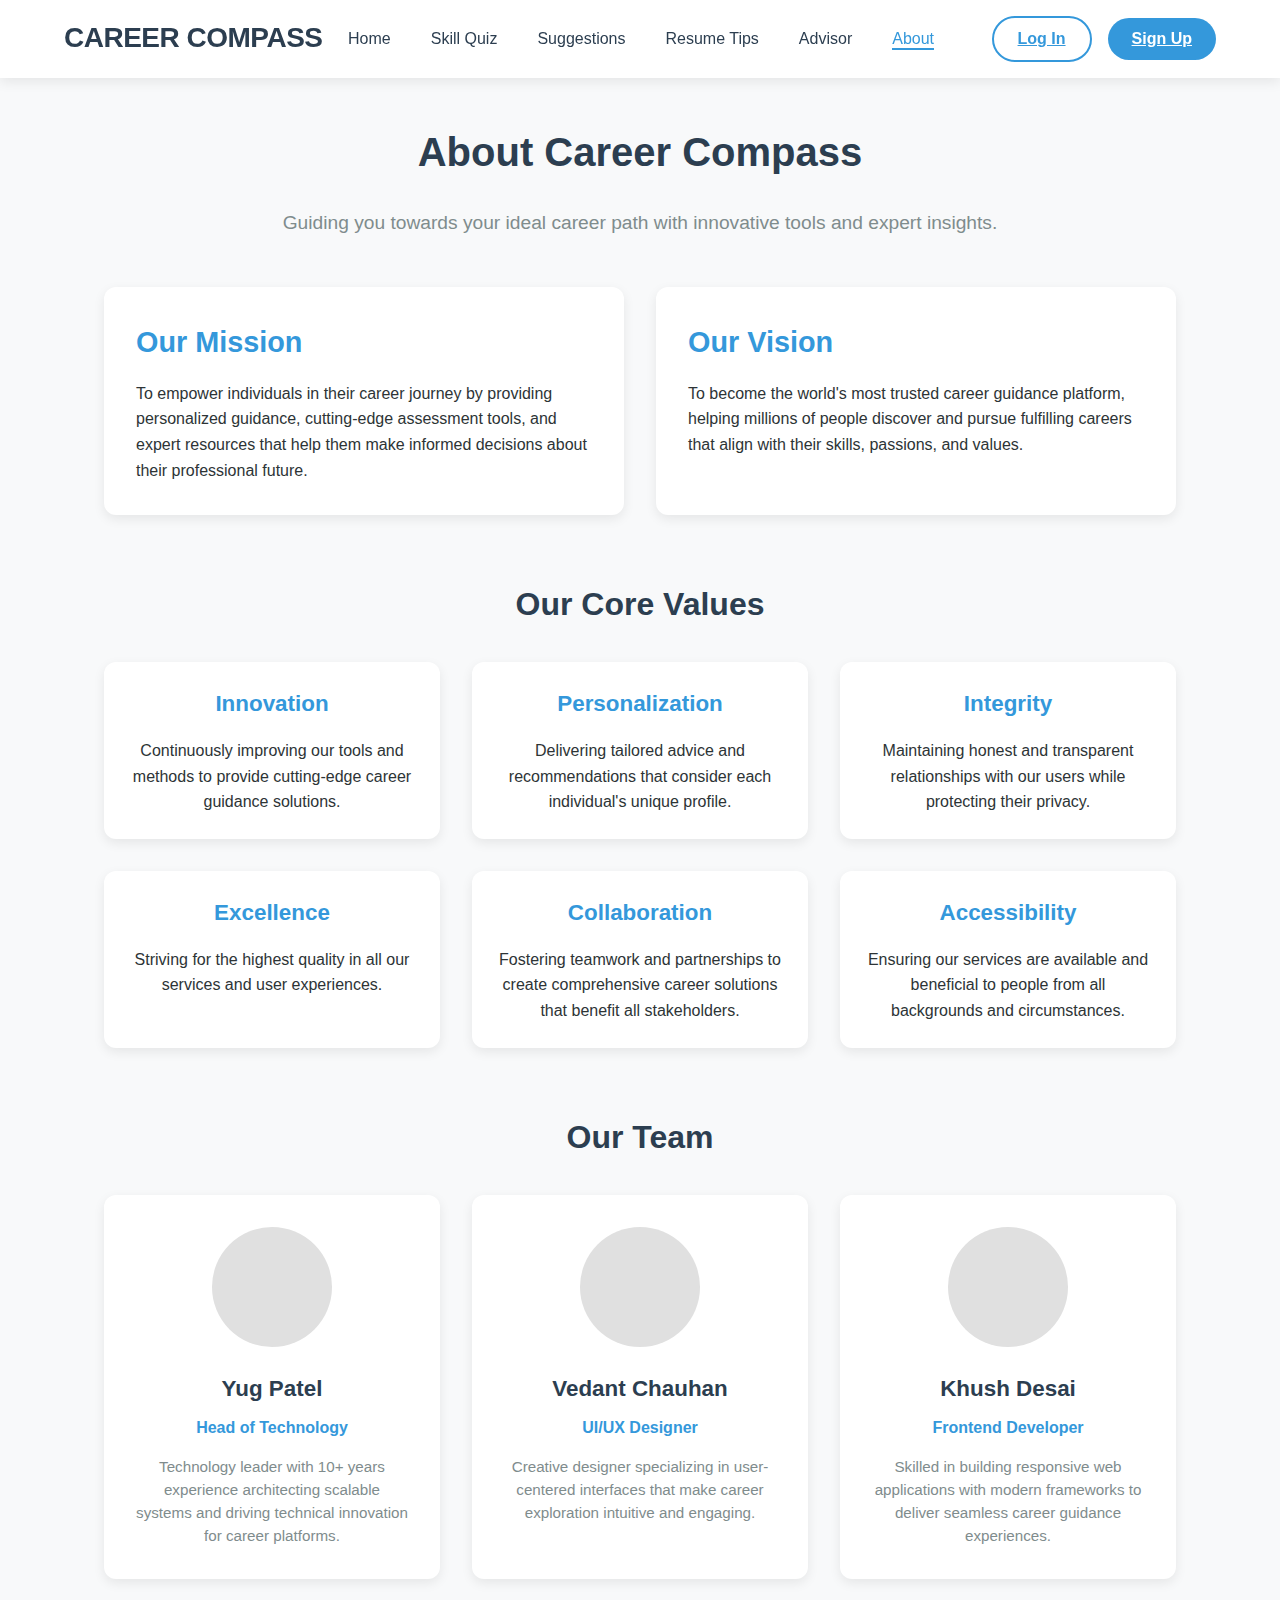
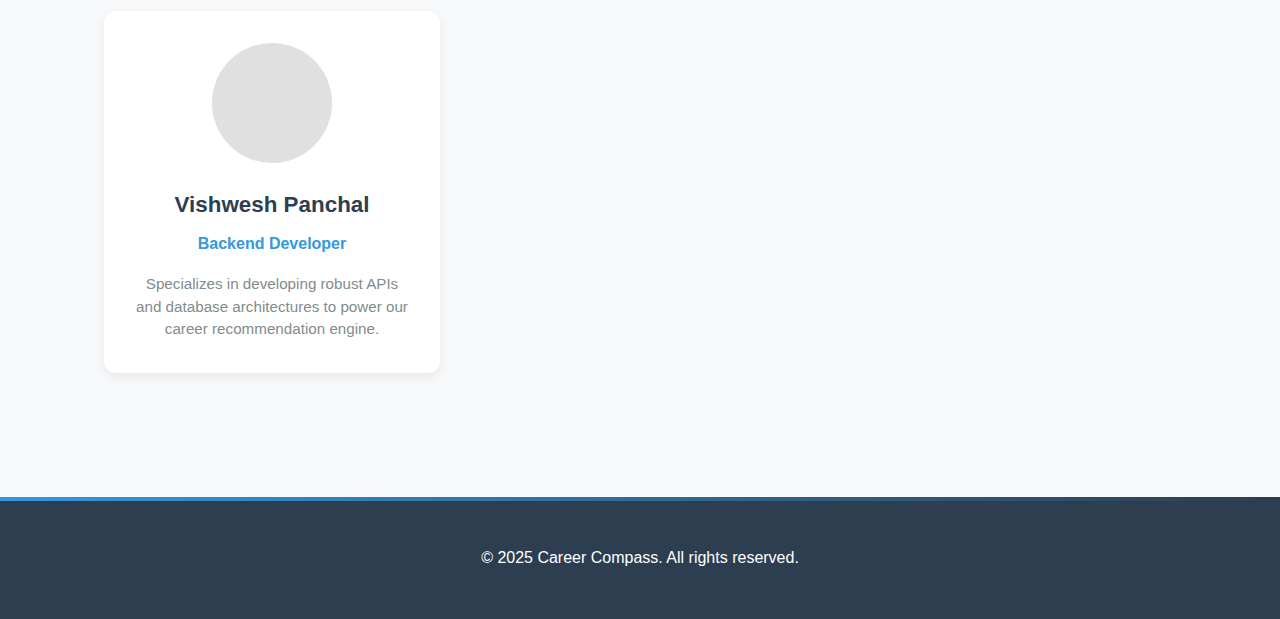
<file: about.html>
<!DOCTYPE html>
<html lang="en">
<head>
    <meta charset="UTF-8">
    <meta name="viewport" content="width=device-width, initial-scale=1.0">
    <title>About Us - Career Compass</title>
    <link rel="stylesheet" href="styles.css">
    <link rel="stylesheet" href="https://cdnjs.cloudflare.com/ajax/libs/animate.css/4.1.1/animate.min.css">
    
    <link rel="stylesheet" href="css/about.css">
    <script type="module" src="js/config.js"></script>
    <script type="module" src="js/main.js"></script>
</head>
<body>
    <header>
        <nav class="navbar">
            <div class="logo">Career Compass</div>
            <ul class="nav-links">
                <li><a href="index.html">Home</a></li>
                <li><a href="quiz.html">Skill Quiz</a></li>
                <li><a href="suggestions.html" >Suggestions</a></li>
                <li><a href="resume-tips.html">Resume Tips</a></li>
                <li><a href="advisor.html">Advisor</a></li>
                <li><a href="about.html" class="active">About</a></li>
            </ul>
            <div class="auth-links">
                <a href="login.html" class="login-btn">Log In</a>
                <a href="signup.html" class="signup-btn">Sign Up</a>
            </div>
            <div class="hamburger">
                <span></span>
                <span></span>
                <span></span>
            </div>
        </nav>
    </header>

    <main class="about-container">
        <section class="about-section animate__animated animate__fadeIn">
            <h1>About Career Compass</h1>
            <p class="section-description">Guiding you towards your ideal career path with innovative tools and expert insights.</p>

            <div class="mission-vision">
                <div class="mission-card">
                    <h2>Our Mission</h2>
                    <p>To empower individuals in their career journey by providing personalized guidance, cutting-edge assessment tools, and expert resources that help them make informed decisions about their professional future.</p>
                </div>
                <div class="vision-card">
                    <h2>Our Vision</h2>
                    <p>To become the world's most trusted career guidance platform, helping millions of people discover and pursue fulfilling careers that align with their skills, passions, and values.</p>
                </div>
            </div>

            <div class="core-values">
                <h2>Our Core Values</h2>
                <div class="values-grid">
                    <div class="value-card animate__animated animate__fadeInUp">
                        <h3>Innovation</h3>
                        <p>Continuously improving our tools and methods to provide cutting-edge career guidance solutions.</p>
                    </div>
                    <div class="value-card animate__animated animate__fadeInUp" style="animation-delay: 0.2s">
                        <h3>Personalization</h3>
                        <p>Delivering tailored advice and recommendations that consider each individual's unique profile.</p>
                    </div>
                    <div class="value-card animate__animated animate__fadeInUp" style="animation-delay: 0.4s">
                        <h3>Integrity</h3>
                        <p>Maintaining honest and transparent relationships with our users while protecting their privacy.</p>
                    </div>
                    <div class="value-card animate__animated animate__fadeInUp" style="animation-delay: 0.6s">
                        <h3>Excellence</h3>
                        <p>Striving for the highest quality in all our services and user experiences.</p>
                    </div>
                    <div class="value-card animate__animated animate__fadeInUp" style="animation-delay: 0.8s">
                        <h3>Collaboration</h3>
                        <p>Fostering teamwork and partnerships to create comprehensive career solutions that benefit all stakeholders.</p>
                    </div>
                    <div class="value-card animate__animated animate__fadeInUp" style="animation-delay: 1.0s">
                        <h3>Accessibility</h3>
                        <p>Ensuring our services are available and beneficial to people from all backgrounds and circumstances.</p>
                    </div>
                </div>
            </div>

            <div class="team-section">
                <h2>Our Team</h2>
                <div class="team-grid">
                    <div class="team-card animate__animated animate__fadeInUp">
                        <div class="team-member-image"></div>
                        <h3>Yug Patel</h3>
                        <p class="role">Head of Technology</p>
                        <p class="bio">Technology leader with 10+ years experience architecting scalable systems and driving technical innovation for career platforms.</p>
                    </div>
                    <div class="team-card animate__animated animate__fadeInUp" style="animation-delay: 0.2s">
                        <div class="team-member-image"></div>
                        <h3>Vedant Chauhan</h3>
                        <p class="role">UI/UX Designer</p>
                        <p class="bio">Creative designer specializing in user-centered interfaces that make career exploration intuitive and engaging.</p>
                    </div>
                    <div class="team-card animate__animated animate__fadeInUp" style="animation-delay: 0.4s">
                        <div class="team-member-image"></div>
                        <h3>Khush Desai</h3>
                        <p class="role">Frontend Developer</p>
                        <p class="bio">Skilled in building responsive web applications with modern frameworks to deliver seamless career guidance experiences.</p>
                    </div>
                    <div class="team-card animate__animated animate__fadeInUp" style="animation-delay: 0.6s">
                        <div class="team-member-image"></div>
                        <h3>Vishwesh Panchal</h3>
                        <p class="role">Backend Developer</p>
                        <p class="bio">Specializes in developing robust APIs and database architectures to power our career recommendation engine.</p>
                    </div>
                </div>
            </div>
        </section>
    </main>

    <footer>
        <div class="footer-content">
            <p>&copy; 2025 Career Compass. All rights reserved.</p>
        </div>
    </footer>

    <script>
        // Toggle mobile menu
        document.querySelector('.hamburger').addEventListener('click', function() {
            document.querySelector('.nav-links').classList.toggle('active');
            this.classList.toggle('active');
        });
    </script>
</body>
</html>
</file>
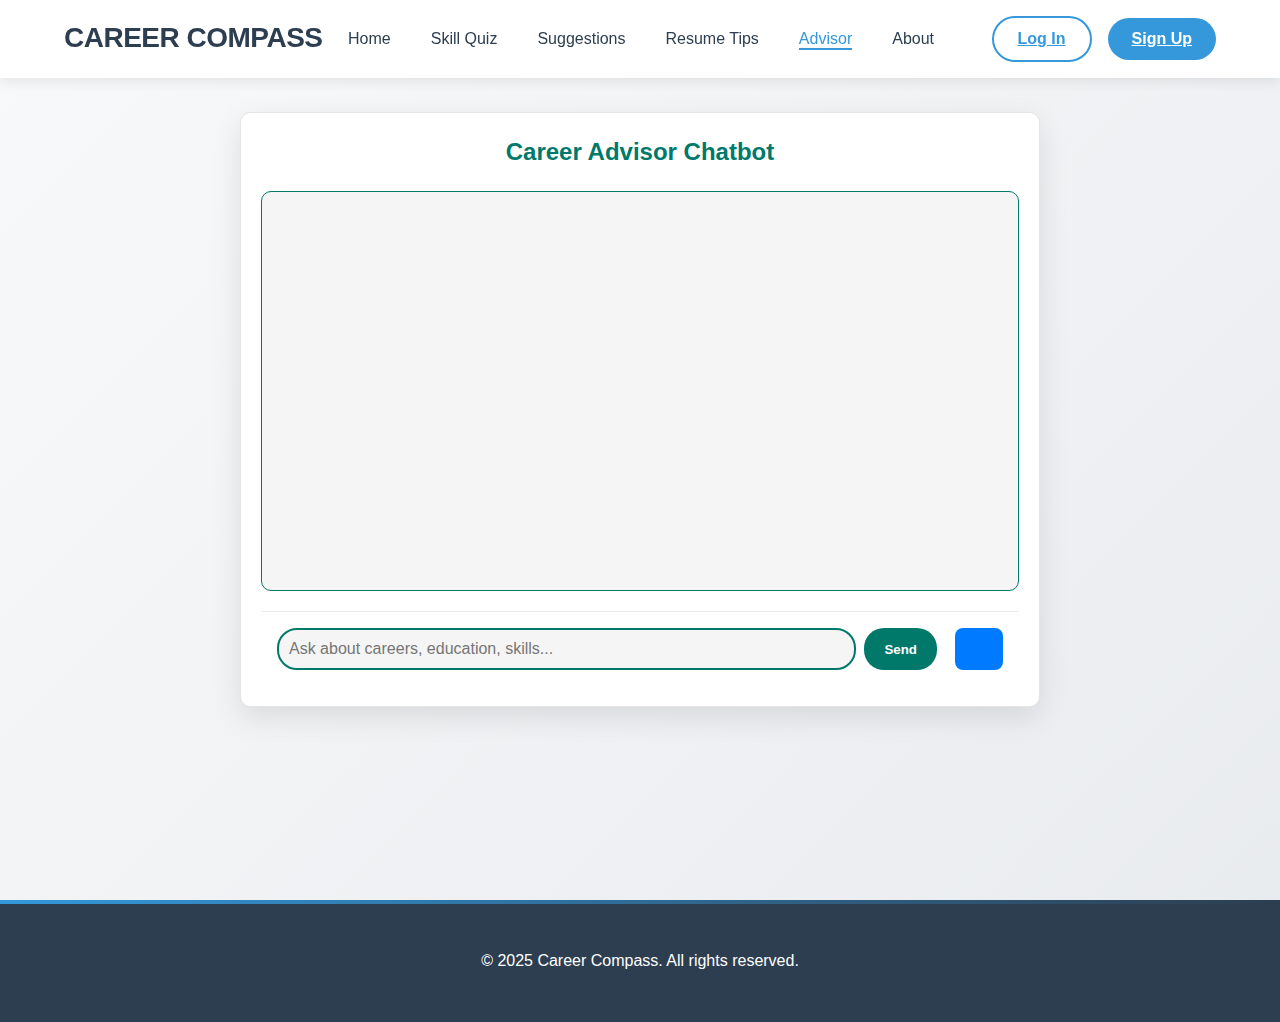
<file: advisor.html>
<!DOCTYPE html>
<html lang="en">
<head>
    <meta charset="UTF-8">
    <meta name="viewport" content="width=device-width, initial-scale=1.0">
    <title>Career Advisor - Career Compass</title>
    <link rel="stylesheet" href="styles.css">
    <link rel="stylesheet" href="css/advisor.css">
    
    <script type="module" src="js/config.js"></script>
    <script type="module" src="js/advisor.js"></script>
    
    <style>
        body {
            font-family: 'Arial', sans-serif;
            background-color: #e0f7fa;
            margin: 0;
            padding: 0;
        }

        .chat-container {
            background-color: #ffffff;
            border-radius: 10px;
            padding: 20px;
            max-width: 800px;
            margin: 2rem auto;
            box-shadow: 0 10px 30px rgba(0, 0, 0, 0.1);
        }

        .chat-container h2 {
            font-size: 24px;
            color: #00796b;
            margin-bottom: 20px;
            text-align: center;
        }

        .chat-messages {
            height: 400px;
            overflow-y: auto;
            border: 1px solid #00796b;
            padding: 10px;
            background-color: #f5f5f5;
            border-radius: 10px;
            margin-bottom: 20px;
        }

        .message {
            padding: 10px;
            margin: 5px 0;
            border-radius: 10px;
            display: inline-block;
            max-width: 80%;
            word-wrap: break-word;
        }

        .message.user {
            background-color: #00796b;
            color: white;
            text-align: right;
            margin-left: auto;
        }

        .message.advisor {
            background-color: #e0f2f1;
            color: #004d40;
            text-align: left;
            margin-right: auto;
        }

        .chat-input {
            display: flex;
            justify-content: space-between;
        }

        #userInput {
            width: 80%;
            padding: 10px;
            border-radius: 20px;
            border: 2px solid #00796b;
            outline: none;
            font-size: 16px;
            background-color: #f5f5f5;
        }

        #sendMessage {
            padding: 10px 20px;
            background-color: #00796b;
            color: white;
            border: none;
            border-radius: 20px;
            cursor: pointer;
            transition: all 0.3s ease;
            font-weight: bold;
        }

        #sendMessage:hover {
            background-color: #004d40;
            transform: translateY(-2px);
        }

        .mic-button {
            padding: 10px;
            background-color: #00796b;
            color: white;
            border: none;
            border-radius: 50%;
            cursor: pointer;
            transition: background-color 0.3s ease;
            margin-left: 10px;
        }

        .mic-button:hover {
            background-color: #004d40;
        }

        .mic-button.listening {
            background-color: #d32f2f;
            animation: pulse 1.5s infinite;
        }

        @keyframes pulse {
            0% { transform: scale(1); }
            50% { transform: scale(1.1); }
            100% { transform: scale(1); }
        }

        /* Chat bubble effect */
        .chat-messages::-webkit-scrollbar {
            width: 8px;
        }

        .chat-messages::-webkit-scrollbar-thumb {
            background-color: #00796b;
            border-radius: 10px;
        }

        .chat-messages::-webkit-scrollbar-track {
            background-color: #b2dfdb;
        }
    </style>
</head>
<body>
    <header>
        <nav class="navbar">
            <div class="logo">Career Compass</div>
            <ul class="nav-links">
                <li><a href="index.html">Home</a></li>
                <li><a href="quiz.html">Skill Quiz</a></li>
                <li><a href="suggestions.html">Suggestions</a></li>
                <li><a href="resume-tips.html">Resume Tips</a></li>
                <li><a href="advisor.html" class="active">Advisor</a></li>
                <li><a href="about.html">About</a></li>
            </ul>
            <div class="auth-links">
                <a href="login.html" class="login-btn">Log In</a>
                <a href="signup.html" class="signup-btn">Sign Up</a>
            </div>
            <div class="hamburger">
                <span></span>
                <span></span>
                <span></span>
            </div>
        </nav>
    </header>

    <main class="advisor-container">
        <div class="chat-container">
            <h2>Career Advisor Chatbot</h2>
            <div class="chat-messages" id="chatMessages">
                <div class="message advisor">
                    Hello! I'm your career advisor. How can I help you today?
                </div>
            </div>
            <div class="chat-input">
                <input type="text" id="userInput" placeholder="Ask about careers, education, skills..." />
                <button id="sendMessage">Send</button>
                <button id="micButton" class="mic-button">
                    <i class="fas fa-microphone"></i>
                </button>
            </div>
        </div>
    </main>

    <footer>
        <div class="footer-content">
            <p>&copy; 2025 Career Compass. All rights reserved.</p>
        </div>
    </footer>
</body>
</html>
</file>
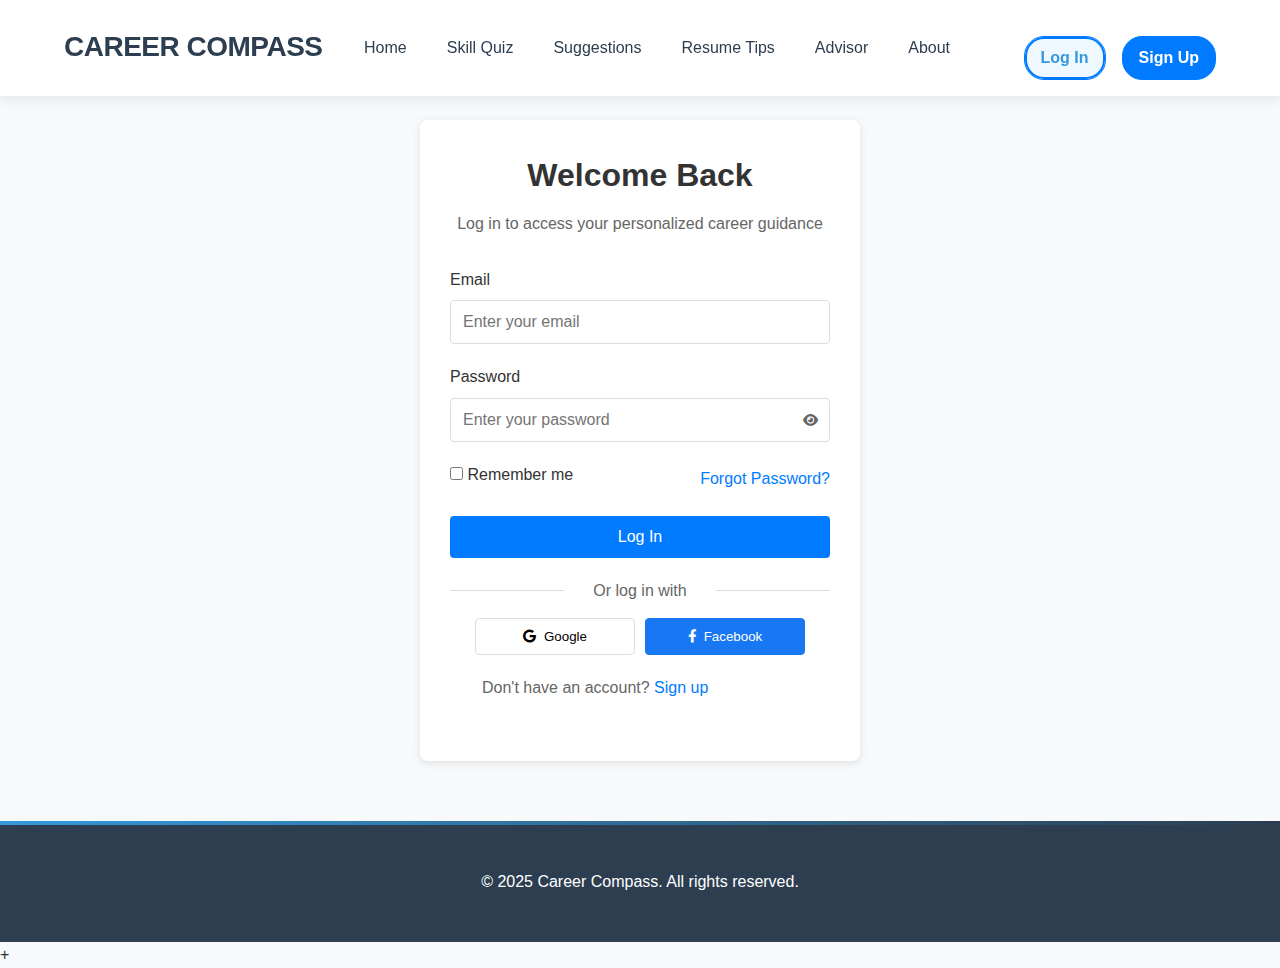
<file: login.html>
<!DOCTYPE html>
<html lang="en">
<head>
    <meta charset="UTF-8">
    <meta name="viewport" content="width=device-width, initial-scale=1.0">
    <title>Log In - Career Compass</title>
    <link rel="stylesheet" href="styles.css">
    <link rel="stylesheet" href="css/auth.css">
    <link rel="stylesheet" href="https://cdnjs.cloudflare.com/ajax/libs/animate.css/4.1.1/animate.min.css">
    <link rel="stylesheet" href="https://cdnjs.cloudflare.com/ajax/libs/font-awesome/6.0.0/css/all.min.css">
    <script type="module" src="js/config.js"></script>
    <script type="module" src="js/main.js"></script>
    <script src="js/auth.js"></script>
</head>
<body>
    <header>
        <nav class="navbar">
            <div class="logo">Career Compass</div>
            <ul class="nav-links">
                <li><a href="index.html">Home</a></li>
                <li><a href="quiz.html">Skill Quiz</a></li>
                <li><a href="suggestions.html">Suggestions</a></li>
                <li><a href="resume-tips.html">Resume Tips</a></li>
                <li><a href="advisor.html">Advisor</a></li>
                <li><a href="about.html">About</a></li>
            </ul>
            <div class="auth-links">
                <a href="login.html" class="login-btn">Log In</a>
                <a href="signup.html" class="signup-btn">Sign Up</a>
            </div>
            <div class="hamburger">
                <span></span>
                <span></span>
                <span></span>
            </div>
        </nav>
    </header>

    <main class="auth-container animate__animated animate__fadeIn">
        <div class="auth-form-container">
            <h1>Welcome Back</h1>
            <p>Log in to access your personalized career guidance</p>
            
            <form id="login-form" class="auth-form" onsubmit="return validateLoginForm(event)">
                <div class="form-group">
                    <label for="email">Email</label>
                    <input type="email" id="email" name="email" required placeholder="Enter your email">
                    <small class="error-message" id="email-error"></small>
                </div>
                
                <div class="form-group">
                    <label for="password">Password</label>
                    <div class="password-input-container">
                        <input type="password" id="password" name="password" required placeholder="Enter your password">
                        <button type="button" class="toggle-password" onclick="togglePasswordVisibility()">
                            <i class="fas fa-eye"></i>
                        </button>
                    </div>
                    <small class="error-message" id="password-error"></small>
                </div>
                
                <div class="form-options">
                    <label class="remember-me">
                        <input type="checkbox" name="remember"> Remember me
                    </label>
                    <a href="#" class="forgot-password" onclick="showForgotPasswordModal(event)">Forgot Password?</a>
                </div>
                
                <button type="submit" class="auth-button">Log In</button>

                <div class="social-login">
                    <p>Or log in with</p>
                    <div class="social-buttons">
                        <button type="button" class="social-button google">
                            <i class="fab fa-google"></i> Google
                        </button>
                        <button type="button" class="social-button facebook">
                            <i class="fab fa-facebook-f"></i> Facebook
                        </button>
                    </div>
                </div>
            </form>
            
            <div class="auth-links">
                <p>Don't have an account? <a href="signup.html" class="signup-link">Sign up</a></p>
            </div>
        </div>

        <!-- Forgot Password Modal -->
        <div id="forgotPasswordModal" class="modal">
            <div class="modal-content">
                <span class="close-modal">&times;</span>
                <h2>Reset Password</h2>
                <p>Enter your email address to receive a password reset link.</p>
                <form id="forgot-password-form" onsubmit="return handleForgotPassword(event)">
                    <div class="form-group">
                        <input type="email" id="reset-email" name="reset-email" required placeholder="Enter your email">
                        <small class="error-message" id="reset-email-error"></small>
                    </div>
                    <button type="submit" class="auth-button">Send Reset Link</button>
                </form>
            </div>
        </div>
    </main>

    <footer>
        <div class="footer-content">
            <p>&copy; 2025 Career Compass. All rights reserved.</p>
        </div>
    </footer>
</body>
+ </html>
</file>
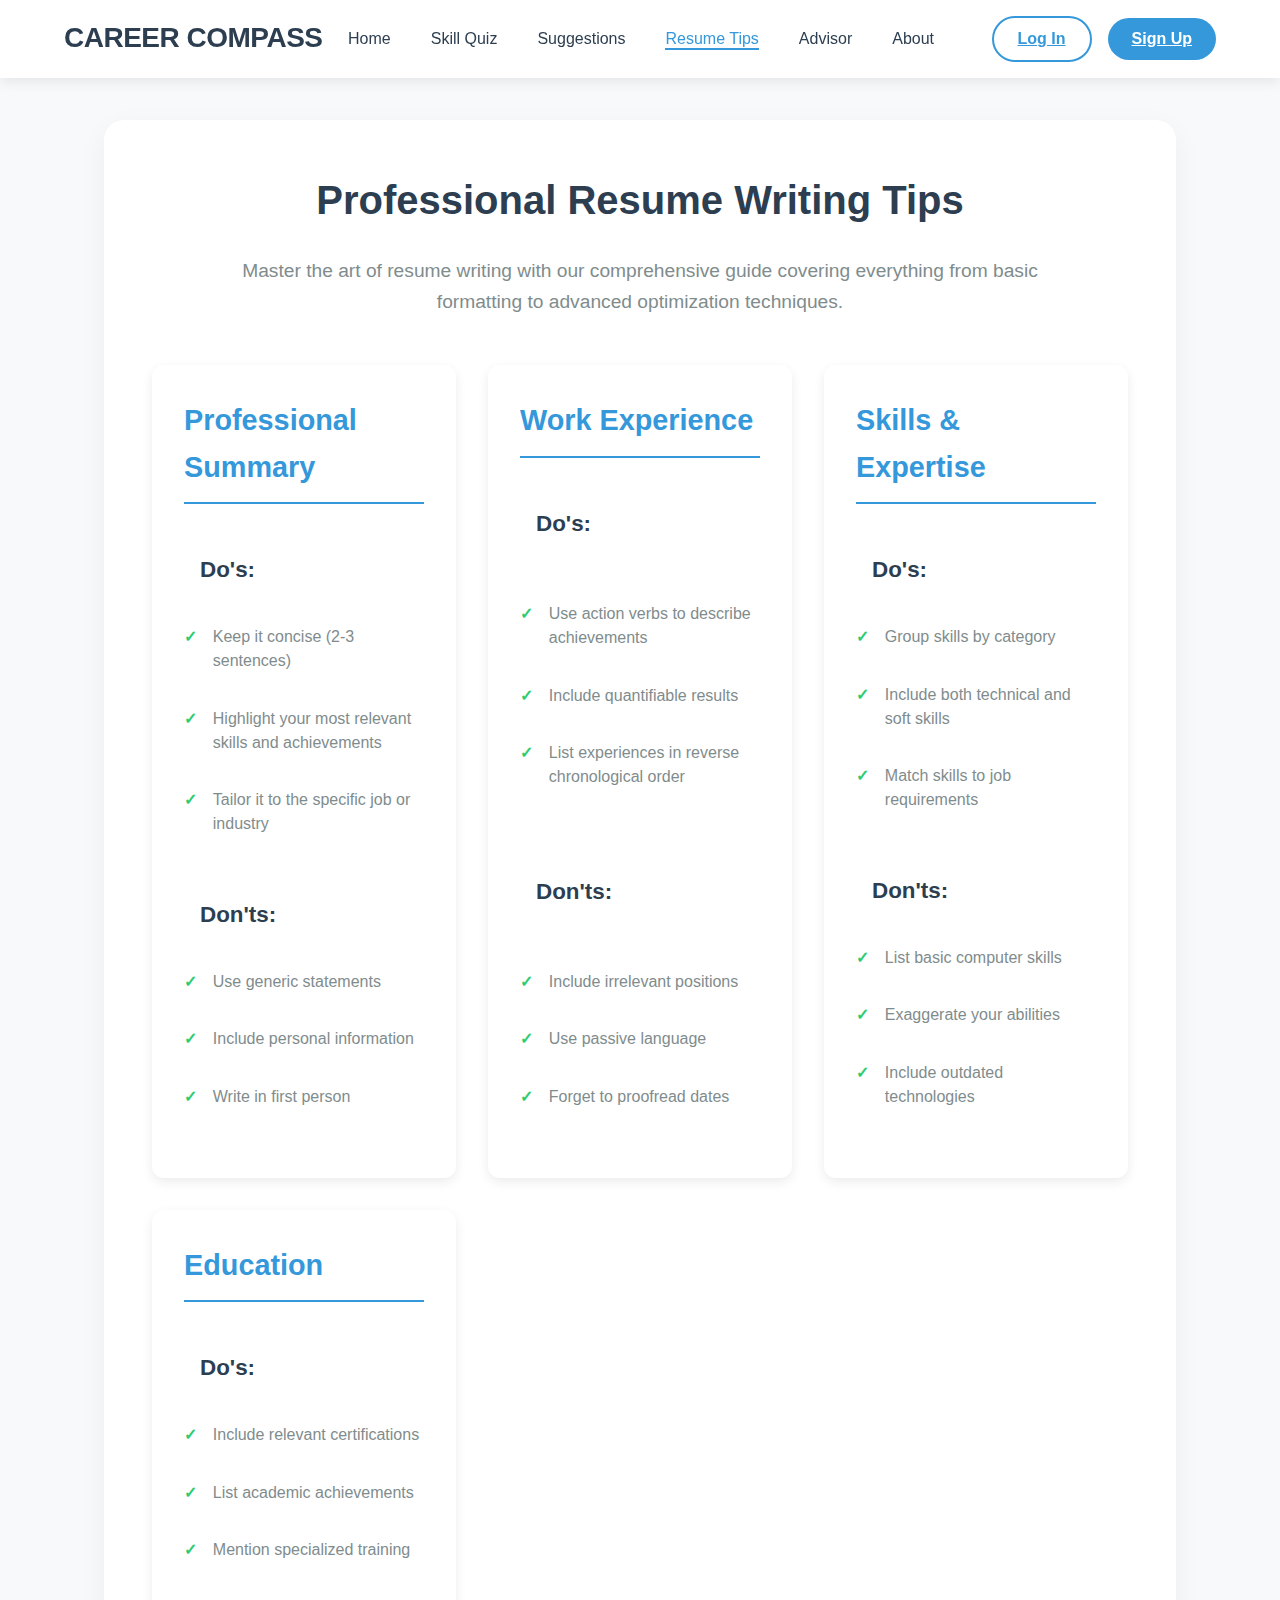
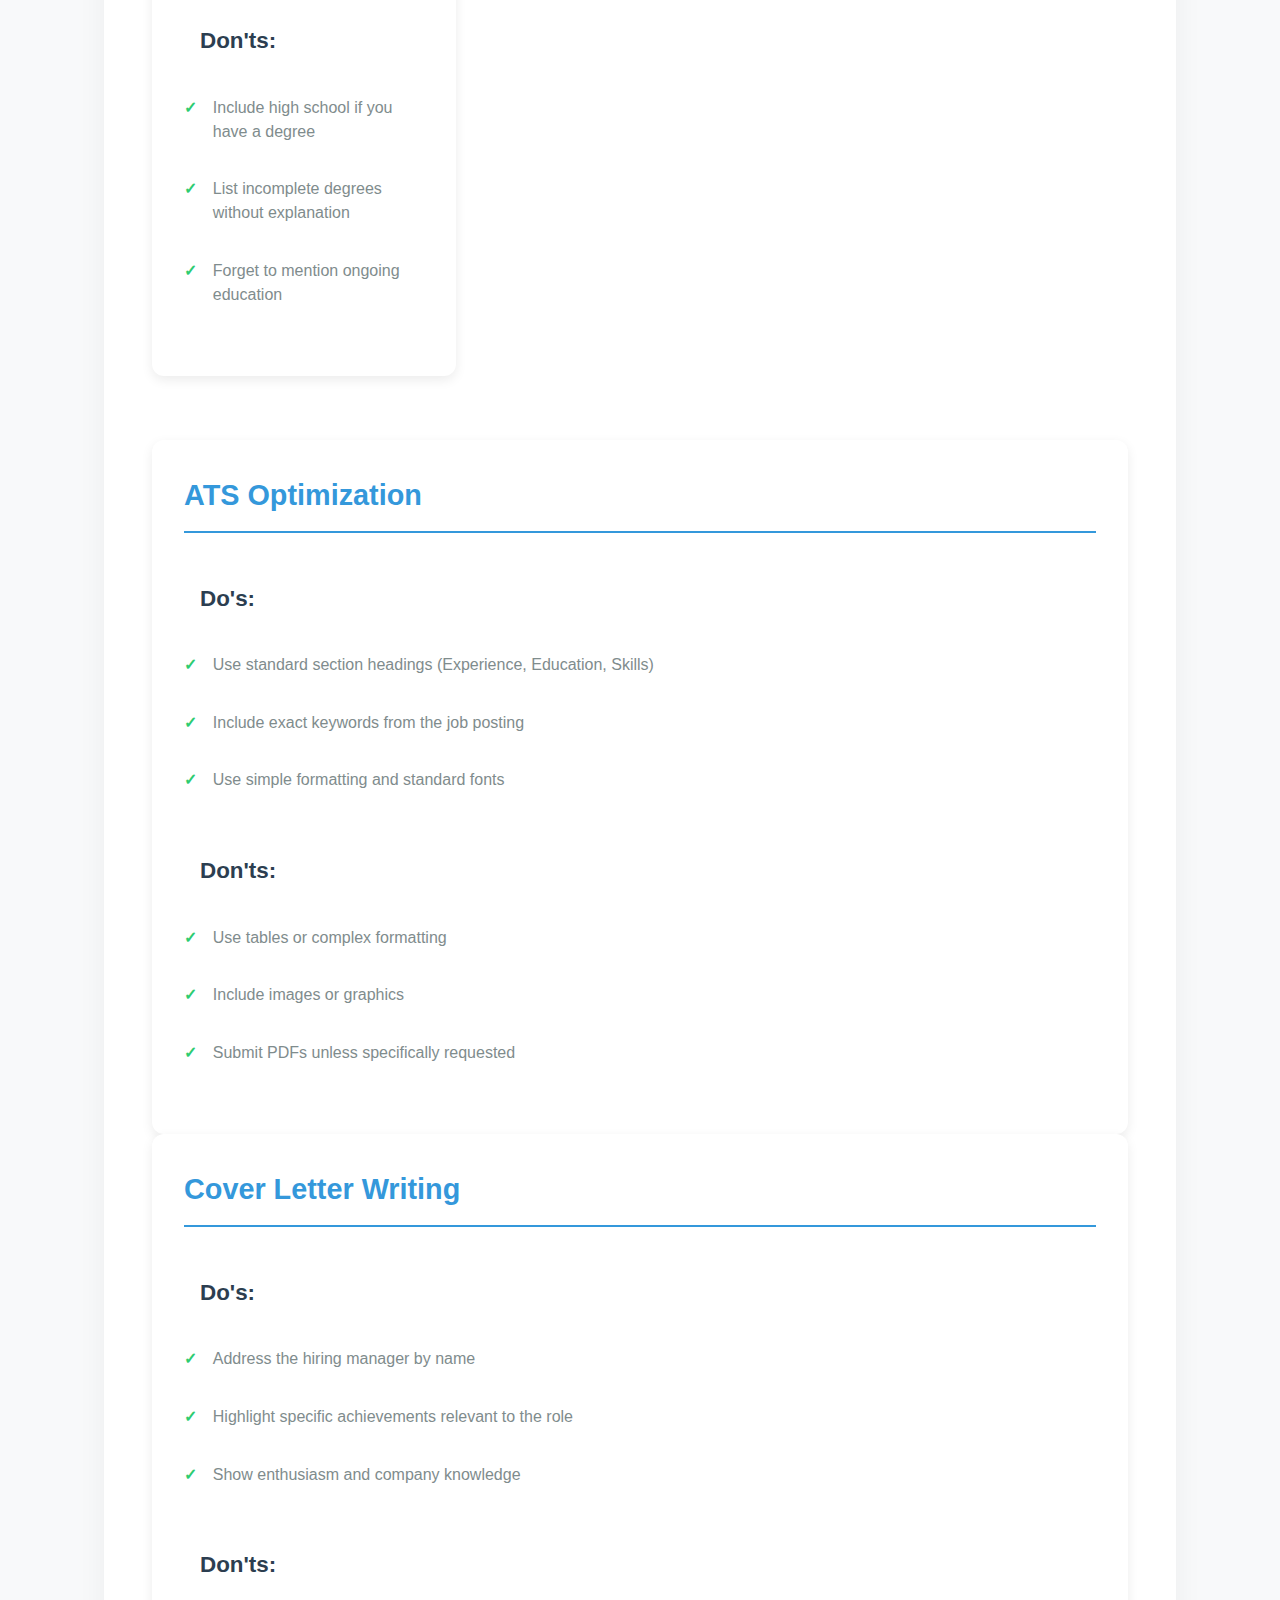
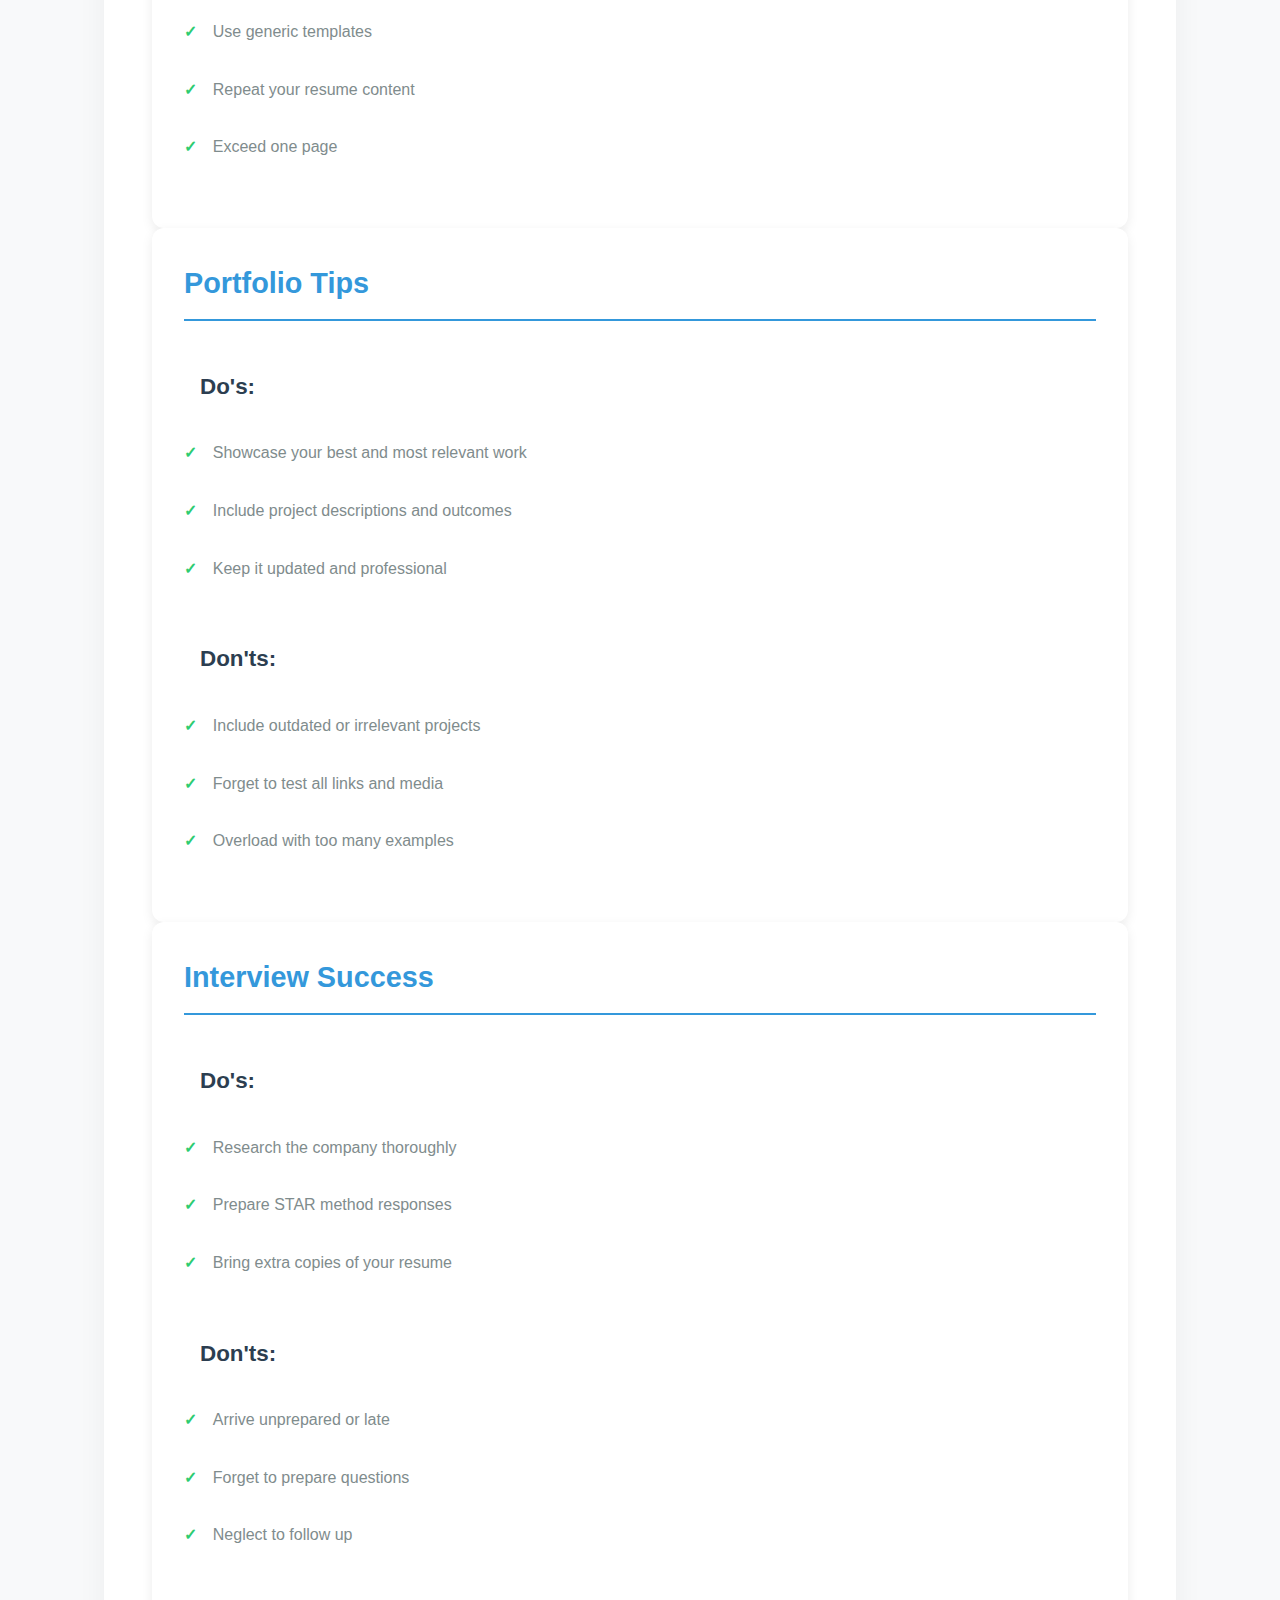
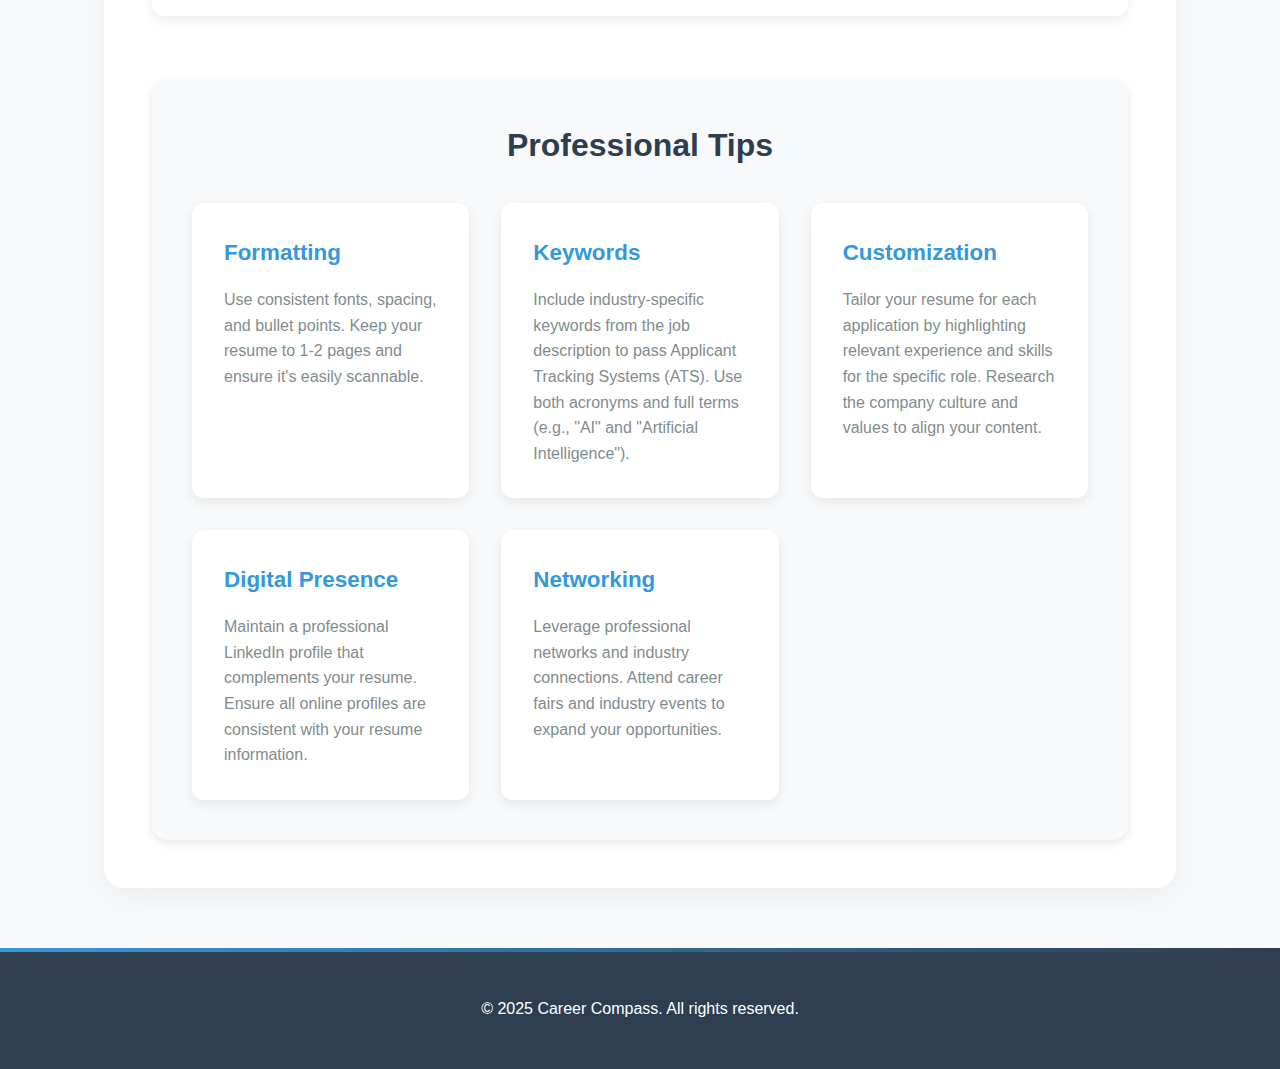
<file: resume-tips.html>
<!DOCTYPE html>
<html lang="en">
<head>
    <meta charset="UTF-8">
    <meta name="viewport" content="width=device-width, initial-scale=1.0">
    <title>Resume Tips - Career Compass</title>
    <link rel="stylesheet" href="styles.css">
    <link rel="stylesheet" href="css/resume-tips.css">
    <script type="module" src="js/config.js"></script>
    <script type="module" src="js/main.js"></script>
</head>
<body>
    <header>
        <nav class="navbar">
            <div class="logo">Career Compass</div>
            <ul class="nav-links">
                <li><a href="index.html">Home</a></li>
                <li><a href="quiz.html">Skill Quiz</a></li>
                <li><a href="suggestions.html" >Suggestions</a></li>
                <li><a href="resume-tips.html" class="active">Resume Tips</a></li>
                <li><a href="advisor.html">Advisor</a></li>
                <li><a href="about.html">About</a></li>
            </ul>
            <div class="auth-links">
                <a href="login.html" class="login-btn">Log In</a>
                <a href="signup.html" class="signup-btn">Sign Up</a>
            </div>
            <div class="hamburger">
                <span></span>
                <span></span>
                <span></span>
            </div>
        </nav>
    </header>

    <main class="resume-tips-container">
        <section class="resume-tips-section">
            <h1>Professional Resume Writing Tips</h1>
            <p class="section-description">Master the art of resume writing with our comprehensive guide covering everything from basic formatting to advanced optimization techniques.</p>

            <div class="tips-grid">
                <!-- Summary Section -->
                <div class="tip-card">
                    <h2>Professional Summary</h2>
                    <div class="tip-content">
                        <h3>Do's:</h3>
                        <ul>
                            <li>Keep it concise (2-3 sentences)</li>
                            <li>Highlight your most relevant skills and achievements</li>
                            <li>Tailor it to the specific job or industry</li>
                        </ul>
                        <h3>Don'ts:</h3>
                        <ul>
                            <li>Use generic statements</li>
                            <li>Include personal information</li>
                            <li>Write in first person</li>
                        </ul>
                    </div>
                </div>

                <!-- Work Experience Section -->
                <div class="tip-card">
                    <h2>Work Experience</h2>
                    <div class="tip-content">
                        <h3>Do's:</h3>
                        <ul>
                            <li>Use action verbs to describe achievements</li>
                            <li>Include quantifiable results</li>
                            <li>List experiences in reverse chronological order</li>
                        </ul>
                        <h3>Don'ts:</h3>
                        <ul>
                            <li>Include irrelevant positions</li>
                            <li>Use passive language</li>
                            <li>Forget to proofread dates</li>
                        </ul>
                    </div>
                </div>

                <!-- Skills Section -->
                <div class="tip-card">
                    <h2>Skills & Expertise</h2>
                    <div class="tip-content">
                        <h3>Do's:</h3>
                        <ul>
                            <li>Group skills by category</li>
                            <li>Include both technical and soft skills</li>
                            <li>Match skills to job requirements</li>
                        </ul>
                        <h3>Don'ts:</h3>
                        <ul>
                            <li>List basic computer skills</li>
                            <li>Exaggerate your abilities</li>
                            <li>Include outdated technologies</li>
                        </ul>
                    </div>
                </div>

                <!-- Education Section -->
                <div class="tip-card">
                    <h2>Education</h2>
                    <div class="tip-content">
                        <h3>Do's:</h3>
                        <ul>
                            <li>Include relevant certifications</li>
                            <li>List academic achievements</li>
                            <li>Mention specialized training</li>
                        </ul>
                        <h3>Don'ts:</h3>
                        <ul>
                            <li>Include high school if you have a degree</li>
                            <li>List incomplete degrees without explanation</li>
                            <li>Forget to mention ongoing education</li>
                        </ul>
                    </div>
                </div>
            </div>

            <!-- ATS Optimization Section -->
            <div class="tip-card">
                <h2>ATS Optimization</h2>
                <div class="tip-content">
                    <h3>Do's:</h3>
                    <ul>
                        <li>Use standard section headings (Experience, Education, Skills)</li>
                        <li>Include exact keywords from the job posting</li>
                        <li>Use simple formatting and standard fonts</li>
                    </ul>
                    <h3>Don'ts:</h3>
                    <ul>
                        <li>Use tables or complex formatting</li>
                        <li>Include images or graphics</li>
                        <li>Submit PDFs unless specifically requested</li>
                    </ul>
                </div>
            </div>

            <!-- Cover Letter Section -->
            <div class="tip-card">
                <h2>Cover Letter Writing</h2>
                <div class="tip-content">
                    <h3>Do's:</h3>
                    <ul>
                        <li>Address the hiring manager by name</li>
                        <li>Highlight specific achievements relevant to the role</li>
                        <li>Show enthusiasm and company knowledge</li>
                    </ul>
                    <h3>Don'ts:</h3>
                    <ul>
                        <li>Use generic templates</li>
                        <li>Repeat your resume content</li>
                        <li>Exceed one page</li>
                    </ul>
                </div>
            </div>

            <!-- Portfolio Presentation -->
            <div class="tip-card">
                <h2>Portfolio Tips</h2>
                <div class="tip-content">
                    <h3>Do's:</h3>
                    <ul>
                        <li>Showcase your best and most relevant work</li>
                        <li>Include project descriptions and outcomes</li>
                        <li>Keep it updated and professional</li>
                    </ul>
                    <h3>Don'ts:</h3>
                    <ul>
                        <li>Include outdated or irrelevant projects</li>
                        <li>Forget to test all links and media</li>
                        <li>Overload with too many examples</li>
                    </ul>
                </div>
            </div>

            <!-- Interview Preparation -->
            <div class="tip-card">
                <h2>Interview Success</h2>
                <div class="tip-content">
                    <h3>Do's:</h3>
                    <ul>
                        <li>Research the company thoroughly</li>
                        <li>Prepare STAR method responses</li>
                        <li>Bring extra copies of your resume</li>
                    </ul>
                    <h3>Don'ts:</h3>
                    <ul>
                        <li>Arrive unprepared or late</li>
                        <li>Forget to prepare questions</li>
                        <li>Neglect to follow up</li>
                    </ul>
                </div>
            </div>

            <div class="pro-tips-section">
                <h2>Professional Tips</h2>
                <div class="pro-tips-content">
                    <div class="pro-tip">
                        <h3>Formatting</h3>
                        <p>Use consistent fonts, spacing, and bullet points. Keep your resume to 1-2 pages and ensure it's easily scannable.</p>
                    </div>
                    <div class="pro-tip">
                        <h3>Keywords</h3>
                        <p>Include industry-specific keywords from the job description to pass Applicant Tracking Systems (ATS). Use both acronyms and full terms (e.g., "AI" and "Artificial Intelligence").</p>
                    </div>
                    <div class="pro-tip">
                        <h3>Customization</h3>
                        <p>Tailor your resume for each application by highlighting relevant experience and skills for the specific role. Research the company culture and values to align your content.</p>
                    </div>
                    <div class="pro-tip">
                        <h3>Digital Presence</h3>
                        <p>Maintain a professional LinkedIn profile that complements your resume. Ensure all online profiles are consistent with your resume information.</p>
                    </div>
                    <div class="pro-tip">
                        <h3>Networking</h3>
                        <p>Leverage professional networks and industry connections. Attend career fairs and industry events to expand your opportunities.</p>
                    </div>
                </div>
            </div>
        </section>
    </main>

    <footer>
        <div class="footer-content">
            <p>&copy; 2025 Career Compass. All rights reserved.</p>
        </div>
    </footer>

    <script>
        // Toggle mobile menu
        document.querySelector('.hamburger').addEventListener('click', function() {
            document.querySelector('.nav-links').classList.toggle('active');
            this.classList.toggle('active');
        });
    </script>
</body>
</html>
</file>
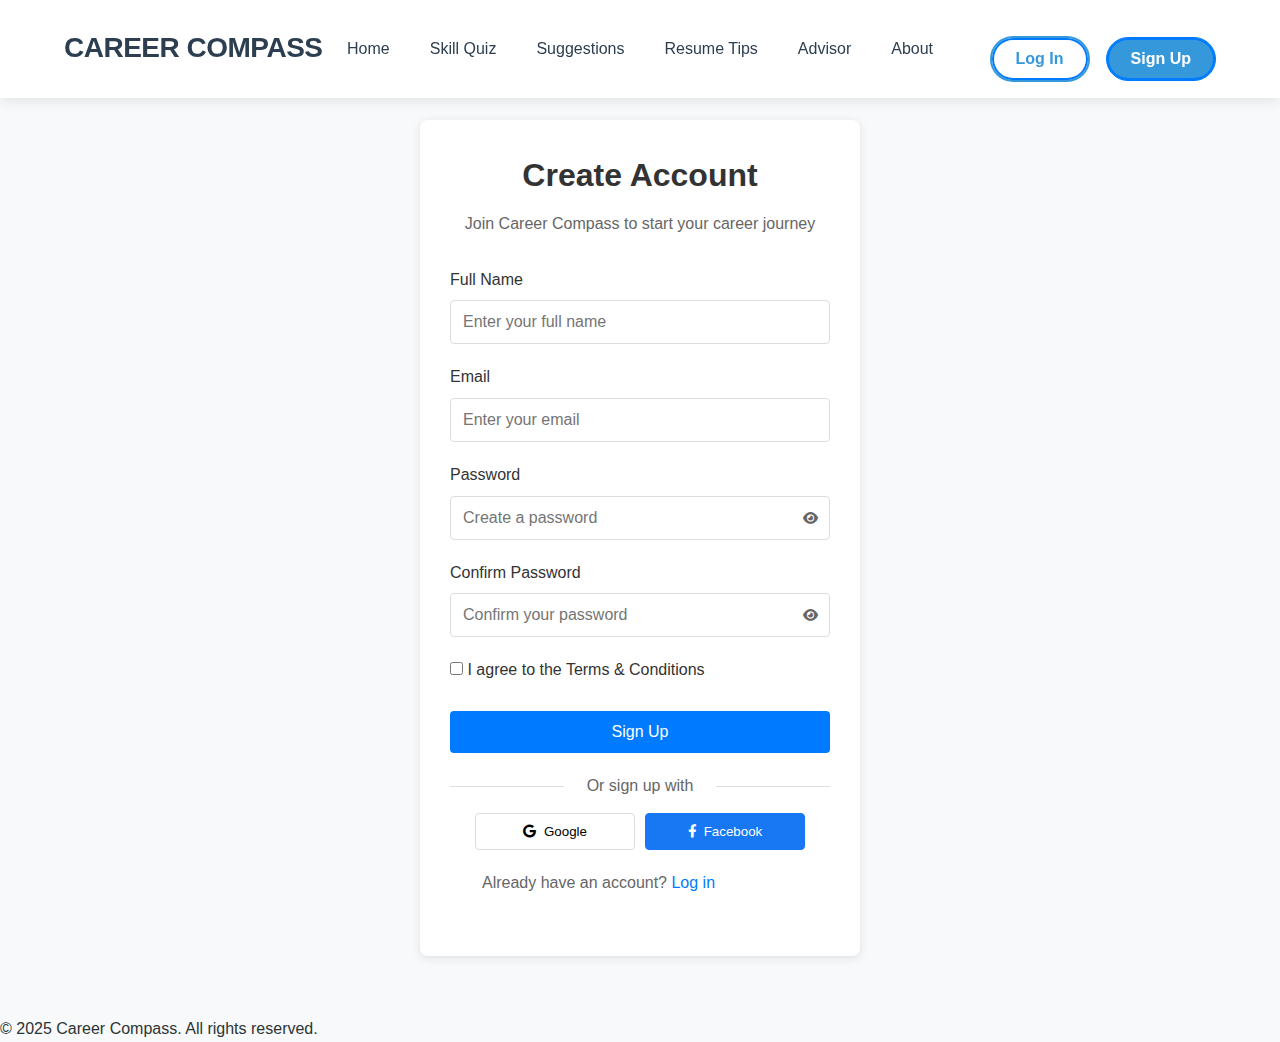
<file: signup.html>
<!DOCTYPE html>
<html lang="en">

<head>
    <meta charset="UTF-8">
    <meta name="viewport" content="width=device-width, initial-scale=1.0">
    <title>Sign Up - Career Compass</title>
    <link rel="stylesheet" href="css/auth.css">
    <link rel="stylesheet" href="styles.css">
    <link rel="stylesheet" href="https://cdnjs.cloudflare.com/ajax/libs/animate.css/4.1.1/animate.min.css">
    <link rel="stylesheet" href="https://cdnjs.cloudflare.com/ajax/libs/font-awesome/6.0.0/css/all.min.css">
    <script type="module" src="js/config.js"></script>
    <script type="module" src="js/main.js"></script>
    <script src="js/auth.js"></script>
</head>

<body>
    <header>
        <nav class="navbar">
            <div class="logo">Career Compass</div>
            <ul class="nav-links">
                <li><a href="index.html">Home</a></li>
                <li><a href="quiz.html">Skill Quiz</a></li>
                <li><a href="suggestions.html">Suggestions</a></li>
                <li><a href="resume-tips.html">Resume Tips</a></li>
                <li><a href="advisor.html">Advisor</a></li>
                <li><a href="about.html">About</a></li>
            </ul>
            <div class="auth-links">
                <a href="login.html" class="login-btn">Log In</a>
                <a href="signup.html" class="signup-btn">Sign Up</a>
            </div>
            <div class="hamburger">
                <span></span>
                <span></span>
                <span></span>
            </div>
        </nav>
    </header>

    <main class="auth-container animate__animated animate__fadeIn">
        <div class="auth-form-container">
            <h1>Create Account</h1>
            <p>Join Career Compass to start your career journey</p>

            <form id="signup-form" class="auth-form" onsubmit="return validateSignupForm(event)">
                <div class="form-group">
                    <label for="name">Full Name</label>
                    <input type="text" id="name" name="name" required placeholder="Enter your full name">
                    <small class="error-message" id="name-error"></small>
                </div>

                <div class="form-group">
                    <label for="email">Email</label>
                    <input type="email" id="email" name="email" required placeholder="Enter your email">
                    <small class="error-message" id="email-error"></small>
                </div>

                <div class="form-group">
                    <label for="password">Password</label>
                    <div class="password-input-container">
                        <input type="password" id="password" name="password" required placeholder="Create a password">
                        <button type="button" class="toggle-password" onclick="togglePasswordVisibility()">
                            <i class="fas fa-eye"></i>
                        </button>
                    </div>
                    <small class="error-message" id="password-error"></small>
                </div>

                <div class="form-group">
                    <label for="confirm-password">Confirm Password</label>
                    <div class="password-input-container">
                        <input type="password" id="confirm-password" name="confirm-password" required
                            placeholder="Confirm your password">
                        <button type="button" class="toggle-password" onclick="toggleConfirmPasswordVisibility()">
                            <i class="fas fa-eye"></i>
                        </button>
                    </div>
                    <small class="error-message" id="confirm-password-error"></small>
                </div>

                <div class="form-options">
                    <label class="terms">
                        <input type="checkbox" name="terms" required> I agree to the Terms & Conditions
                    </label>
                </div>

                <button type="submit" class="auth-button">Sign Up</button>

                <div class="social-login">
                    <p>Or sign up with</p>
                    <div class="social-buttons">
                        <button type="button" class="social-button google">
                            <i class="fab fa-google"></i> Google
                        </button>
                        <button type="button" class="social-button facebook">
                            <i class="fab fa-facebook-f"></i> Facebook
                        </button>
                    </div>
                </div>
            </form>

            <div class="auth-links">
                <p>Already have an account? <a href="login.html" class="login-link">Log in</a></p>
            </div>
    </main>

    <footer>
        <p>&copy; 2025 Career Compass. All rights reserved.</p>
    </footer>
</body>

</html>
</file>
<file: css/about.css>
.about-container {
    padding: 120px 5% 60px;
    max-width: 1200px;
    margin: 0 auto;
}

.about-section h1 {
    font-size: 2.5rem;
    color: #2c3e50;
    text-align: center;
    margin-bottom: 1.5rem;
}

.section-description {
    text-align: center;
    color: #7f8c8d;
    font-size: 1.2rem;
    max-width: 800px;
    margin: 0 auto 3rem;
}

.mission-vision {
    display: grid;
    grid-template-columns: repeat(auto-fit, minmax(300px, 1fr));
    gap: 2rem;
    margin-bottom: 4rem;
}

.mission-card,
.vision-card {
    background: white;
    padding: 2rem;
    border-radius: 12px;
    box-shadow: 0 4px 12px rgba(0, 0, 0, 0.08);
    transition: transform 0.3s ease;
}

.mission-card:hover,
.vision-card:hover {
    transform: translateY(-5px);
}

.mission-card h2,
.vision-card h2 {
    color: #3498db;
    margin-bottom: 1rem;
    font-size: 1.8rem;
}

.core-values {
    margin-bottom: 4rem;
}

.core-values h2 {
    text-align: center;
    color: #2c3e50;
    margin-bottom: 2rem;
    font-size: 2rem;
}

.values-grid {
    display: grid;
    grid-template-columns: repeat(auto-fit, minmax(250px, 1fr));
    gap: 2rem;
}

.value-card {
    background: white;
    padding: 1.5rem;
    border-radius: 12px;
    box-shadow: 0 4px 12px rgba(0, 0, 0, 0.08);
    text-align: center;
    transition: transform 0.3s ease;
}

.value-card:hover {
    transform: translateY(-5px);
}

.value-card h3 {
    color: #3498db;
    margin-bottom: 1rem;
    font-size: 1.4rem;
}

.team-section {
    margin-bottom: 4rem;
}

.team-section h2 {
    text-align: center;
    color: #2c3e50;
    margin-bottom: 2rem;
    font-size: 2rem;
}

.team-grid {
    display: grid;
    grid-template-columns: repeat(auto-fit, minmax(280px, 1fr));
    gap: 2rem;
}

.team-card {
    background: white;
    padding: 2rem;
    border-radius: 12px;
    box-shadow: 0 4px 12px rgba(0, 0, 0, 0.08);
    text-align: center;
    transition: transform 0.3s ease;
}

.team-card:hover {
    transform: translateY(-5px);
}

.team-member-image {
    width: 120px;
    height: 120px;
    border-radius: 50%;
    background-color: #e0e0e0;
    margin: 0 auto 1.5rem;
}

.team-card h3 {
    color: #2c3e50;
    margin-bottom: 0.5rem;
    font-size: 1.4rem;
}

.team-card .role {
    color: #3498db;
    font-weight: 600;
    margin-bottom: 1rem;
}

.team-card .bio {
    color: #7f8c8d;
    font-size: 0.95rem;
    line-height: 1.5;
}

@media (max-width: 768px) {
    .about-container {
        padding: 100px 5% 40px;
    }

    .about-section h1 {
        font-size: 2rem;
    }

    .mission-vision,
    .values-grid,
    .team-grid {
        grid-template-columns: 1fr;
    }
}
</file>
<file: css/advisor.css>
.chat-container {
    max-width: 800px;
    margin: 2rem auto;
    border-radius: 15px;
    box-shadow: 0 5px 15px rgba(0, 0, 0, 0.1);
    background: #ffffff;
    overflow: hidden;
}

.chat-messages {
    height: 400px;
    padding: 1.5rem;
    overflow-y: auto;
    background: #f8f9fa;
}

.message {
    margin: 0.75rem 0;
    padding: 0.75rem 1rem;
    border-radius: 12px;
    max-width: 80%;
    word-wrap: break-word;
}

.message.advisor {
    background: #007bff;
    color: white;
    margin-right: auto;
}

.message.user {
    background: #e9ecef;
    color: #212529;
    margin-left: auto;
}

.chat-input {
    display: flex;
    gap: 0.5rem;
    padding: 1rem;
    background: #ffffff;
    border-top: 1px solid #e9ecef;
}

.chat-input textarea {
    flex: 1;
    padding: 0.75rem;
    border: 1px solid #e9ecef;
    border-radius: 8px;
    resize: none;
    font-size: 1rem;
}

.chat-input button {
    padding: 0.75rem 1.5rem;
    background: #007bff;
    color: white;
    border: none;
    border-radius: 8px;
    cursor: pointer;
    transition: background 0.3s ease;
}

.chat-input button:hover {
    background: #0056b3;
}

@media (max-width: 768px) {
    .chat-container {
        margin: 1rem;
    }

    .chat-messages {
        height: 300px;
    }
}
</file>
<file: css/auth.css>
.auth-container {
    max-width: 480px;
    margin: 100px auto 40px;
    padding: 20px;
}

.auth-form-container {
    background: #ffffff;
    padding: 30px;
    border-radius: 8px;
    box-shadow: 0 2px 10px rgba(0, 0, 0, 0.1);
}

.auth-form-container h1 {
    margin-bottom: 10px;
    color: #333;
    text-align: center;
}

.auth-form-container p {
    color: #666;
    text-align: center;
    margin-bottom: 30px;
}

.auth-form .form-group {
    margin-bottom: 20px;
}

.auth-form label {
    display: block;
    margin-bottom: 8px;
    color: #333;
}

.auth-form input[type="text"],
.auth-form input[type="email"],
.auth-form input[type="password"] {
    width: 100%;
    padding: 12px;
    border: 1px solid #ddd;
    border-radius: 4px;
    font-size: 16px;
    transition: border-color 0.3s ease;
}

.password-input-container {
    position: relative;
}

.toggle-password {
    position: absolute;
    right: 12px;
    top: 50%;
    transform: translateY(-50%);
    background: none;
    border: none;
    cursor: pointer;
    color: #666;
}

.toggle-password:hover {
    color: #333;
}

.error-message {
    color: #dc3545;
    font-size: 12px;
    margin-top: 4px;
    display: none;
}

.error-message:not(:empty) {
    display: block;
}

.auth-form input:focus {
    border-color: #007bff;
    outline: none;
    box-shadow: 0 0 0 2px rgba(0, 123, 255, 0.25);
}

.auth-form small {
    color: #666;
    font-size: 12px;
    margin-top: 4px;
    display: block;
}

.form-options {
    display: flex;
    justify-content: space-between;
    align-items: center;
    margin-bottom: 20px;
}

.remember-me,
.terms {
    display: flex;
    align-items: center;
    gap: 8px;
    color: #666;
}

.forgot-password {
    color: #007bff;
    text-decoration: none;
}

.forgot-password:hover {
    text-decoration: underline;
}

.auth-button {
    width: 100%;
    padding: 12px;
    background-color: #007bff;
    color: white;
    border: none;
    border-radius: 4px;
    font-size: 16px;
    cursor: pointer;
    transition: background-color 0.2s;
}

.auth-button:hover {
    background-color: #0056b3;
}

.auth-button:disabled {
    background-color: #ccc;
    cursor: not-allowed;
}

/* Social Login Styles */
.social-login {
    margin-top: 20px;
    text-align: center;
}

.social-login p {
    color: #666;
    margin-bottom: 15px;
    position: relative;
}

.social-login p::before,
.social-login p::after {
    content: '';
    position: absolute;
    top: 50%;
    width: 30%;
    height: 1px;
    background-color: #ddd;
}

.social-login p::before {
    left: 0;
}

.social-login p::after {
    right: 0;
}

.social-buttons {
    display: flex;
    gap: 10px;
    justify-content: center;
}

.social-button {
    flex: 1;
    padding: 10px;
    border: 1px solid #ddd;
    border-radius: 4px;
    background: white;
    cursor: pointer;
    transition: all 0.3s ease;
    display: flex;
    align-items: center;
    justify-content: center;
    gap: 8px;
    max-width: 160px;
}

.social-button.google:hover {
    background-color: #f1f1f1;
    border-color: #ccc;
}

.social-button.facebook {
    background-color: #1877f2;
    border-color: #1877f2;
    color: white;
}

.social-button.facebook:hover {
    background-color: #166fe5;
}

/* Modal Styles */
.modal {
    display: none;
    position: fixed;
    top: 0;
    left: 0;
    width: 100%;
    height: 100%;
    background-color: rgba(0, 0, 0, 0.5);
    z-index: 1000;
}

.modal-content {
    position: relative;
    background-color: white;
    margin: 15% auto;
    padding: 30px;
    width: 90%;
    max-width: 400px;
    border-radius: 8px;
    box-shadow: 0 4px 6px rgba(0, 0, 0, 0.1);
}

.close-modal {
    position: absolute;
    right: 20px;
    top: 15px;
    font-size: 24px;
    cursor: pointer;
    color: #666;
}

.close-modal:hover {
    color: #333;
}

.modal h2 {
    margin-bottom: 15px;
    color: #333;
}

.modal p {
    margin-bottom: 20px;
    color: #666;
}

.auth-links {
    text-align: center;
    margin-top: 20px;
}

.auth-links a {
    color: #007bff;
    text-decoration: none;
}

.auth-links a:hover {
    text-decoration: underline;
}

/* Navigation auth buttons */
.nav-links .auth-links {
    display: flex;
    gap: 10px;
    margin-left: 20px;
}

.login-btn,
.signup-btn {
    padding: 8px 16px;
    border-radius: 20px;
    text-decoration: none;
    transition: all 0.2s;
    background-color: #f0f8ff;
    color: #007bff;
    border: 1px solid #007bff;
    box-shadow: 0 0 0 2px #007bff inset;
}

.login-btn {
    color: #007bff;
    border: 1px solid #007bff;
}

.login-btn:hover {
    background-color: #007bff;
    color: white;
    border: none;
    box-shadow: none;
}

.signup-btn {
    background-color: #007bff;
    color: white;
}

.signup-btn:hover {
    background-color: #0056b3;
}

/* Responsive design */
@media (max-width: 768px) {
    .auth-container {
        margin: 20px;
        padding: 10px;
    }

    .nav-links .auth-links {
        margin-left: 0;
        margin-top: 10px;
    }
}
</file>
<file: css/resume-tips.css>
/* Resume Tips Page Styles */
.resume-tips-container {
    padding: 120px 5% 60px;
    max-width: 1200px;
    margin: 0 auto;
}

.resume-tips-section {
    background: white;
    border-radius: 20px;
    padding: 3rem;
    box-shadow: 0 10px 30px rgba(0, 0, 0, 0.05);
}

.resume-tips-section h1 {
    font-size: 2.5rem;
    color: #2c3e50;
    margin-bottom: 1.5rem;
    text-align: center;
}

.section-description {
    text-align: center;
    color: #7f8c8d;
    font-size: 1.2rem;
    max-width: 800px;
    margin: 0 auto 3rem;
}

.tips-grid {
    display: grid;
    grid-template-columns: repeat(auto-fit, minmax(300px, 1fr));
    gap: 2rem;
    margin-bottom: 4rem;
}

.tip-card {
    background: white;
    padding: 2rem;
    border-radius: 12px;
    box-shadow: 0 4px 12px rgba(0, 0, 0, 0.08);
    transition: transform 0.3s ease;
    display: flex;
    flex-direction: column;
    height: 100%;
    min-height: 400px;
}

.tip-card:hover {
    transform: translateY(-5px);
}

.tip-card h2 {
    color: #3498db;
    font-size: 1.8rem;
    margin-bottom: 1.5rem;
    padding-bottom: 0.8rem;
    border-bottom: 2px solid #3498db;
}

.tip-content {
    flex: 1;
    display: flex;
    flex-direction: column;
    justify-content: space-between;
}

.tip-content h3 {
    color: #2c3e50;
    font-size: 1.4rem;
    margin: 1.5rem 0 1rem;
}

.tip-content ul {
    list-style-type: none;
    padding-left: 0;
    margin-bottom: 1rem;
}

.tip-content ul li {
    padding: 0.8rem 0;
    position: relative;
    padding-left: 1.8rem;
    color: #7f8c8d;
    line-height: 1.5;
}

.tip-content ul li::before {
    content: '✓';
    position: absolute;
    left: 0;
    color: #2ecc71;
    font-weight: bold;
}

.pro-tips-section {
    margin-top: 4rem;
    background: #f8f9fa;
    border-radius: 15px;
    padding: 2.5rem;
}

.pro-tips-section h2 {
    text-align: center;
    color: #2c3e50;
    font-size: 2rem;
    margin-bottom: 2rem;
}

.pro-tips-content {
    display: grid;
    grid-template-columns: repeat(auto-fit, minmax(250px, 1fr));
    gap: 2rem;
}

.pro-tip {
    background: white;
    padding: 2rem;
    border-radius: 12px;
    box-shadow: 0 4px 12px rgba(0, 0, 0, 0.08);
    transition: transform 0.3s ease;
    height: 100%;
    min-height: 200px;
    display: flex;
    flex-direction: column;
}

.pro-tip:hover {
    transform: translateY(-5px);
}

.pro-tip h3 {
    color: #3498db;
    font-size: 1.4rem;
    margin-bottom: 1rem;
}

.pro-tip p {
    color: #7f8c8d;
    line-height: 1.6;
    flex: 1;
}

/* Responsive adjustments */
@media (max-width: 768px) {
    .resume-tips-container {
        padding: 100px 5% 40px;
    }

    .resume-tips-section {
        padding: 2rem;
    }

    .resume-tips-section h1 {
        font-size: 2rem;
    }

    .tips-grid {
        grid-template-columns: 1fr;
    }

    .pro-tips-content {
        grid-template-columns: 1fr;
    }

    .tip-card,
    .pro-tip {
        min-height: auto;
        padding: 1.5rem;
    }
}
</file>
<file: styles.css>
/* Reset and base styles */
* {
    margin: 0;
    padding: 0;
    box-sizing: border-box;
}

body {
    font-family: 'Inter', 'Segoe UI', Tahoma, Geneva, Verdana, sans-serif;
    line-height: 1.6;
    color: #2d3436;
    background-color: #f8f9fa;
}

/* Navigation styles */
.navbar {
    background-color: rgba(255, 255, 255, 0.98);
    padding: 1rem 5%;
    display: flex;
    justify-content: space-between;
    align-items: center;
    box-shadow: 0 4px 12px rgba(0, 0, 0, 0.08);
    position: fixed;
    width: 100%;
    top: 0;
    z-index: 1000;
    backdrop-filter: blur(10px);
    transition: all 0.3s ease;
}

.logo {
    font-size: 1.75rem;
    font-weight: 700;
    color: #2c3e50;
    text-transform: uppercase;
    letter-spacing: -0.5px;
    display: flex;
    align-items: center;
    gap: 0.5rem;
}

.logo-img {
    height: 30px;
    width: auto;
    object-fit: contain;
}

.nav-links {
    display: flex;
    list-style: none;
    gap: 2.5rem;
    align-items: center;
    margin: 0;
    padding: 0;
}

.auth-links {
    margin-left: 2rem;
    display: flex;
    gap: 1rem;
    align-items: center;
}

.login-btn {
    padding: 0.5rem 1.5rem;
    border-radius: 50px;
    background-color: transparent;
    border: 2px solid #3498db;
    color: #3498db !important;
    font-weight: 600 !important;
    transition: all 0.3s ease !important;
}

.login-btn:hover {
    background-color: #3498db;
    color: white !important;
}

.signup-btn {
    padding: 0.5rem 1.5rem;
    border-radius: 50px;
    background-color: #3498db;
    color: white !important;
    font-weight: 600 !important;
    transition: all 0.3s ease !important;
}

.signup-btn:hover {
    background-color: #2980b9;
    transform: translateY(-2px);
}

.hamburger {
    display: none;
    cursor: pointer;
    padding: 0.5rem;
    z-index: 100;
}

.hamburger span {
    display: block;
    width: 25px;
    height: 3px;
    background-color: #2c3e50;
    margin: 5px 0;
    transition: all 0.3s ease;
}

@media (max-width: 768px) {
    .hamburger {
        display: block;
    }

    .nav-links {
        position: fixed;
        top: 0;
        right: -100%;
        height: 100vh;
        width: 100%;
        background-color: rgba(255, 255, 255, 0.98);
        flex-direction: column;
        justify-content: center;
        gap: 2rem;
        transition: all 0.5s ease;
        backdrop-filter: blur(10px);
    }

    .nav-links.active {
        right: 0;
    }

    .auth-links {
        margin-left: 0;
        flex-direction: column;
        gap: 1rem;
    }

    .hamburger.active span:nth-child(1) {
        transform: rotate(45deg) translate(8px, 6px);
    }

    .hamburger.active span:nth-child(2) {
        opacity: 0;
    }

    .hamburger.active span:nth-child(3) {
        transform: rotate(-45deg) translate(7px, -5px);
    }
}

.nav-links a {
    text-decoration: none;
    color: #2c3e50;
    font-weight: 500;
    transition: all 0.3s ease;
    position: relative;
    padding-bottom: 3px;
}

.nav-links a::after {
    content: '';
    position: absolute;
    width: 0;
    height: 2px;
    bottom: 0;
    left: 0;
    background-color: #3498db;
    transition: width 0.3s ease;
}

.nav-links a:hover::after,
.nav-links a.active::after {
    width: 100%;
}

.nav-links a:hover,
.nav-links a.active {
    color: #3498db;
}

/* Hero section styles */
.hero {
    background: linear-gradient(135deg, #3498db, #2c3e50);
    min-height: 100vh;
    display: flex;
    align-items: center;
    justify-content: center;
    text-align: center;
    padding: 6rem 1rem;
    position: relative;
    overflow: hidden;
}

.hero::before {
    content: '';
    position: absolute;
    top: 0;
    left: 0;
    right: 0;
    bottom: 0;
    background: linear-gradient(45deg, rgba(52, 152, 219, 0.1) 0%, rgba(44, 62, 80, 0.1) 100%);
    z-index: 1;
}

.hero-content {
    max-width: 800px;
    margin: 0 auto;
    color: white;
    position: relative;
    z-index: 2;
    animation: fadeInUp 1s ease-out;
}

@keyframes fadeInUp {
    from {
        opacity: 0;
        transform: translateY(20px);
    }
    to {
        opacity: 1;
        transform: translateY(0);
    }
}

.hero h1 {
    font-size: 3.5rem;
    margin-bottom: 1.5rem;
    font-weight: 800;
    text-shadow: 2px 2px 4px rgba(0, 0, 0, 0.2);
}

.hero p {
    font-size: 1.3rem;
    margin-bottom: 2.5rem;
    opacity: 0.95;
    line-height: 1.8;
}

.cta-button {
    display: inline-block;
    padding: 1.2rem 2.5rem;
    background-color: #e74c3c;
    color: white;
    text-decoration: none;
    border-radius: 50px;
    font-weight: 600;
    letter-spacing: 0.5px;
    transition: all 0.3s ease;
    box-shadow: 0 4px 15px rgba(231, 76, 60, 0.3);
}

.cta-button:hover {
    transform: translateY(-2px);
    box-shadow: 0 6px 20px rgba(231, 76, 60, 0.4);
    background-color: #c0392b;
}

/* Features section styles */
.features {
    padding: 6rem 5%;
    display: grid;
    grid-template-columns: repeat(auto-fit, minmax(280px, 1fr));
    gap: 2.5rem;
    background: linear-gradient(135deg, #f8f9fa 0%, #e9ecef 100%);
}

.feature-card {
    background: white;
    padding: 2.5rem;
    border-radius: 15px;
    box-shadow: 0 10px 30px rgba(0, 0, 0, 0.08);
    transition: all 0.4s cubic-bezier(0.165, 0.84, 0.44, 1);
    position: relative;
    overflow: hidden;
}

.feature-card::before {
    content: '';
    position: absolute;
    top: 0;
    left: 0;
    width: 100%;
    height: 4px;
    background: linear-gradient(to right, #3498db, #2ecc71);
    transform: scaleX(0);
    transform-origin: left;
    transition: transform 0.4s ease;
}

.feature-card:hover {
    transform: translateY(-10px);
    box-shadow: 0 20px 40px rgba(0, 0, 0, 0.12);
}

.feature-card:hover::before {
    transform: scaleX(1);
}

.feature-card h3 {
    color: #2c3e50;
    margin-bottom: 1.2rem;
    font-size: 1.5rem;
    font-weight: 700;
    position: relative;
    padding-bottom: 0.8rem;
}

.feature-card h3::after {
    content: '';
    position: absolute;
    bottom: 0;
    left: 0;
    width: 40px;
    height: 3px;
    background-color: #3498db;
    border-radius: 2px;
}

.feature-card p {
    color: #666;
    line-height: 1.8;
    margin-bottom: 1.5rem;
}

/* Quiz styles */
.quiz-container {
    padding-top: 100px;
    min-height: 100vh;
    background: linear-gradient(135deg, #f8f9fa 0%, #e9ecef 100%);
    position: relative;
}

.quiz-container::before {
    content: '';
    position: absolute;
    top: 0;
    left: 0;
    right: 0;
    height: 200px;
    background: linear-gradient(135deg, #3498db, #2c3e50);
    clip-path: polygon(0 0, 100% 0, 100% 70%, 0% 100%);
    z-index: 1;
}

.quiz-section {
    max-width: 800px;
    margin: 0 auto;
    padding: 3rem;
    background-color: white;
    border-radius: 20px;
    box-shadow: 0 20px 40px rgba(0, 0, 0, 0.1);
    position: relative;
    z-index: 2;
    animation: fadeInUp 0.8s ease-out;
}

.quiz-description {
    margin-bottom: 3rem;
    color: #666;
    font-size: 1.2rem;
    line-height: 1.8;
    text-align: center;
    position: relative;
    padding-bottom: 1.5rem;
}

.quiz-description::after {
    content: '';
    position: absolute;
    bottom: 0;
    left: 50%;
    transform: translateX(-50%);
    width: 60px;
    height: 3px;
    background: linear-gradient(to right, #3498db, #2ecc71);
    border-radius: 2px;
}

.progress-bar {
    width: 100%;
    height: 8px;
    background-color: #e9ecef;
    border-radius: 4px;
    margin: 2rem 0;
    overflow: hidden;
    position: relative;
}

.progress {
    height: 100%;
    background: linear-gradient(90deg, #3498db, #2ecc71);
    transition: width 0.5s ease;
    border-radius: 4px;
}

.progress-text {
    display: block;
    text-align: center;
    margin-top: 0.5rem;
    color: #666;
    font-size: 0.9rem;
}

.question-container {
    margin-bottom: 2.5rem;
    padding: 2rem;
    background-color: #f8f9fa;
    border-radius: 15px;
    border: 1px solid rgba(0,0,0,0.1);
    transition: transform 0.3s ease, box-shadow 0.3s ease;
}

.question-container:hover {
    transform: translateY(-2px);
    box-shadow: 0 5px 15px rgba(0,0,0,0.1);
}

.question {
    margin-bottom: 2rem;
}

.question label {
    display: block;
    margin-bottom: 1.2rem;
    font-weight: 600;
    color: #2c3e50;
    font-size: 1.1rem;
}

.options {
    display: flex;
    flex-direction: column;
    gap: 1rem;
}

.option {
    display: flex;
    align-items: center;
    gap: 1rem;
    cursor: pointer;
    padding: 1rem;
    border-radius: 10px;
    border: 1px solid #dee2e6;
    transition: all 0.3s ease;
    background-color: white;
}

.option:hover {
    background-color: #f0f7ff;
    border-color: #3498db;
}

.option input[type="radio"] {
    margin: 0;
    cursor: pointer;
    width: 18px;
    height: 18px;
    accent-color: #3498db;
}

.option span {
    font-size: 1.05rem;
    color: #495057;
}

.submit-button {
    display: block;
    width: 100%;
    padding: 1.2rem;
    background: linear-gradient(135deg, #3498db, #2980b9);
    color: white;
    border: none;
    border-radius: 10px;
    font-size: 1.2rem;
    font-weight: bold;
    cursor: pointer;
    transition: all 0.3s ease;
    text-transform: uppercase;
    letter-spacing: 1px;
}

.submit-button:hover {
    background: linear-gradient(135deg, #2980b9, #2c3e50);
    transform: translateY(-2px);
    box-shadow: 0 5px 15px rgba(0,0,0,0.2);
}

/* Resume Tips page styles */
.resume-tips-container {
    padding-top: 80px;
    min-height: 100vh;
    background-color: #f8f9fa;
}

.resume-tips-section {
    max-width: 1200px;
    margin: 0 auto;
    padding: 2rem;
}

.section-description {
    text-align: center;
    color: #666;
    margin-bottom: 3rem;
}

.tips-grid {
    display: grid;
    grid-template-columns: repeat(auto-fit, minmax(300px, 1fr));
    gap: 2rem;
    margin-bottom: 3rem;
}

.tip-card {
    background: white;
    border-radius: 10px;
    padding: 2rem;
    box-shadow: 0 3px 10px rgba(0,0,0,0.1);
}

.tip-card h2 {
    color: #2c3e50;
    margin-bottom: 1.5rem;
    font-size: 1.4rem;
}

.tip-content h3 {
    color: #3498db;
    margin: 1rem 0;
    font-size: 1.2rem;
}

.tip-content ul {
    list-style-type: none;
    padding-left: 0;
}

.tip-content ul li {
    margin: 0.5rem 0;
    padding-left: 1.5rem;
    position: relative;
}

.tip-content ul li:before {
    content: '•';
    color: #3498db;
    position: absolute;
    left: 0;
}

.pro-tips-section {
    background: white;
    border-radius: 10px;
    padding: 2rem;
    box-shadow: 0 3px 10px rgba(0,0,0,0.1);
}

.pro-tips-section h2 {
    color: #2c3e50;
    text-align: center;
    margin-bottom: 2rem;
}

.pro-tips-content {
    display: grid;
    grid-template-columns: repeat(auto-fit, minmax(250px, 1fr));
    gap: 2rem;
}

.pro-tip {
    padding: 1rem;
}

.pro-tip h3 {
    color: #3498db;
    margin-bottom: 1rem;
    font-size: 1.2rem;
}

.pro-tip p {
    color: #666;
    line-height: 1.6;
}

/* Resume tips section styles */
.tips-container {
    padding: 120px 5% 6rem;
    background: linear-gradient(135deg, #f8f9fa 0%, #e9ecef 100%);
}

.tips-grid {
    display: grid;
    grid-template-columns: repeat(auto-fit, minmax(300px, 1fr));
    gap: 2rem;
    margin-top: 3rem;
}

.tip-card {
    background: white;
    border-radius: 15px;
    padding: 2rem;
    box-shadow: 0 10px 20px rgba(0, 0, 0, 0.05);
    transition: all 0.4s ease;
    position: relative;
    overflow: hidden;
}

.tip-card:hover {
    transform: translateY(-5px);
    box-shadow: 0 15px 30px rgba(0, 0, 0, 0.1);
}

.tip-card::before {
    content: '';
    position: absolute;
    top: 0;
    left: 0;
    width: 4px;
    height: 100%;
    background: linear-gradient(to bottom, #3498db, #2ecc71);
    transform: scaleY(0);
    transform-origin: top;
    transition: transform 0.4s ease;
}

.tip-card:hover::before {
    transform: scaleY(1);
}

.tip-card h3 {
    color: #2c3e50;
    font-size: 1.4rem;
    margin-bottom: 1rem;
    padding-left: 1rem;
}

.tip-card p {
    color: #666;
    line-height: 1.7;
    padding-left: 1rem;
}

/* Suggestions page styles */
.suggestions-container {
    padding-top: 80px;
    min-height: 100vh;
    background-color: #f8f9fa;
}

.suggestions-section {
    max-width: 1200px;
    margin: 0 auto;
    padding: 2rem;
}

.filters-container {
    display: flex;
    justify-content: center;
    gap: 1rem;
    margin-bottom: 3rem;
    flex-wrap: wrap;
}

.filter-btn {
    padding: 0.8rem 1.5rem;
    background-color: white;
    border: 2px solid #3498db;
    border-radius: 25px;
    color: #3498db;
    font-weight: 600;
    cursor: pointer;
    transition: all 0.3s ease;
}

.filter-btn:hover,
.filter-btn.active {
    background-color: #3498db;
    color: white;
}

.suggestions-grid {
    display: grid;
    grid-template-columns: repeat(auto-fit, minmax(300px, 1fr));
    gap: 2rem;
    margin-top: 2rem;
}

.career-card {
    background: white;
    border-radius: 15px;
    overflow: hidden;
    box-shadow: 0 10px 20px rgba(0, 0, 0, 0.1);
    transition: transform 0.3s ease, box-shadow 0.3s ease;
}

.career-card:hover {
    transform: translateY(-10px);
    box-shadow: 0 15px 30px rgba(0, 0, 0, 0.15);
}

.career-header {
    background: linear-gradient(135deg, #3498db, #2c3e50);
    color: white;
    padding: 1.5rem;
}

.career-header h3 {
    margin: 0;
    font-size: 1.4rem;
    font-weight: 700;
}

.career-content {
    padding: 1.5rem;
}

.career-description {
    color: #666;
    margin-bottom: 1.5rem;
    line-height: 1.6;
}

.skills-list {
    margin-bottom: 1.5rem;
}

.skills-list h4 {
    color: #2c3e50;
    margin-bottom: 0.8rem;
    font-size: 1.1rem;
}

.skills-list ul {
    list-style: none;
    padding: 0;
    display: flex;
    flex-wrap: wrap;
    gap: 0.5rem;
}

.skills-list li {
    background-color: #f0f7ff;
    color: #3498db;
    padding: 0.4rem 0.8rem;
    border-radius: 15px;
    font-size: 0.9rem;
}

.career-details {
    border-top: 1px solid #eee;
    padding-top: 1.5rem;
}

.career-details p {
    margin: 0.5rem 0;
    color: #666;
}

.career-details strong {
    color: #2c3e50;
}

@media (max-width: 768px) {
    .suggestions-grid {
        grid-template-columns: 1fr;
    }
    
    .career-card {
        margin: 0 1rem;
    }
}

/* Footer styles */
.footer-content {
    text-align: center;
    padding: 3rem 2rem;
    background-color: #2c3e50;
    color: white;
    position: relative;
}

.footer-content::before {
    content: '';
    position: absolute;
    top: 0;
    left: 0;
    right: 0;
    height: 4px;
    background: linear-gradient(to right, #3498db, #2c3e50);
}

/* Hamburger menu */
.hamburger {
    display: none;
    cursor: pointer;
}

.hamburger span {
    display: block;
    width: 25px;
    height: 3px;
    background-color: #2c3e50;
    margin: 5px 0;
    transition: 0.3s;
}

/* Responsive design */
@media (max-width: 768px) {
    .hamburger {
        display: block;
        cursor: pointer;
    }

    .hamburger span {
        display: block;
        width: 25px;
        height: 3px;
        background-color: #2c3e50;
        margin: 5px 0;
        transition: 0.3s;
        border-radius: 3px;
    }

    .nav-links {
        display: none;
        position: absolute;
        top: 100%;
        left: 0;
        right: 0;
        background-color: rgba(255, 255, 255, 0.98);
        flex-direction: column;
        padding: 1.5rem;
        text-align: center;
        box-shadow: 0 4px 6px rgba(0, 0, 0, 0.1);
        backdrop-filter: blur(10px);
    }

    .nav-links.active {
        display: flex;
        animation: slideDown 0.3s ease-out;
    }

    @keyframes slideDown {
        from {
            opacity: 0;
            transform: translateY(-10px);
        }
        to {
            opacity: 1;
            transform: translateY(0);
        }
    }

    .hero h1 {
        font-size: 2.5rem;
    }

    .hero p {
        font-size: 1.1rem;
    }

    .hamburger.active span:nth-child(1) {
        transform: rotate(45deg) translate(5px, 6px);
    }

    .hamburger.active span:nth-child(2) {
        opacity: 0;
    }

    .hamburger.active span:nth-child(3) {
        transform: rotate(-45deg) translate(5px, -6px);
    }
}

/* Advisor page styles */
.advisor-container {
    padding-top: 80px;
    min-height: 100vh;
    background: linear-gradient(135deg, #f8f9fa 0%, #e9ecef 100%);
}

.advisor-section {
    max-width: 900px;
    margin: 0 auto;
    padding: 2rem;
}

.chat-container {
    background: white;
    border-radius: 20px;
    box-shadow: 0 10px 30px rgba(0,0,0,0.1);
    overflow: hidden;
    margin-top: 2rem;
    border: 1px solid rgba(0,0,0,0.1);
}

.chat-messages {
    height: 500px;
    overflow-y: auto;
    padding: 2rem;
    scroll-behavior: smooth;
}

.message {
    margin-bottom: 1.5rem;
    opacity: 0;
    transform: translateY(20px);
    animation: messageAppear 0.4s ease forwards;
    max-width: 80%;
}

.advisor-message {
    margin-right: auto;
}

.user-message {
    margin-left: auto;
}

.message-content {
    padding: 1rem 1.5rem;
    border-radius: 15px;
    position: relative;
    line-height: 1.5;
}

.advisor-message .message-content {
    background: #f0f7ff;
    color: #2c3e50;
}

.user-message .message-content {
    background: #3498db;
    color: white;
}

.chat-input-container {
    padding: 1.5rem;
    background: #f8f9fa;
    border-top: 1px solid rgba(0,0,0,0.1);
    display: flex;
    gap: 1rem;
    align-items: flex-end;
}

#user-input {
    flex: 1;
    padding: 1rem;
    border: 1px solid #dee2e6;
    border-radius: 10px;
    resize: none;
    font-family: inherit;
    font-size: 1rem;
    line-height: 1.5;
    transition: border-color 0.3s ease;
}

#user-input:focus {
    outline: none;
    border-color: #3498db;
}

.send-button {
    background: #3498db;
    color: white;
    border: none;
    border-radius: 10px;
    padding: 1rem;
    cursor: pointer;
    display: flex;
    align-items: center;
    gap: 0.5rem;
    transition: transform 0.2s ease, background-color 0.2s ease;
}

.send-button:hover {
    background: #2980b9;
    transform: translateY(-2px);
}

.send-button svg {
    width: 20px;
    height: 20px;
}

@keyframes messageAppear {
    to {
        opacity: 1;
        transform: translateY(0);
    }
}

.user-message,
.advisor-message {
    max-width: 80%;
    padding: 1rem;
    border-radius: 15px;
    position: relative;
}

.user-message {
    background-color: #3498db;
    color: white;
    margin-left: auto;
    border-bottom-right-radius: 5px;
}

.advisor-message {
    background-color: #f1f3f5;
    color: #2c3e50;
    margin-right: auto;
    border-bottom-left-radius: 5px;
}

.message.error {
    background-color: #fee;
    color: #e74c3c;
    border: 1px solid #fcc;
}

.chat-form {
    display: flex;
    gap: 1rem;
    padding: 1rem;
    background-color: #f8f9fa;
    border-top: 1px solid #dee2e6;
}

#user-input {
    flex: 1;
    padding: 0.8rem;
    border: 2px solid #dee2e6;
    border-radius: 10px;
    resize: none;
    font-family: inherit;
    font-size: 1rem;
    transition: border-color 0.3s ease;
}

#user-input:focus {
    outline: none;
    border-color: #3498db;
}

#send-button {
    padding: 0.8rem 1.5rem;
    background-color: #3498db;
    color: white;
    border: none;
    border-radius: 10px;
    cursor: pointer;
    font-weight: 500;
    transition: background-color 0.3s ease, transform 0.2s ease;
}

#send-button:hover {
    background-color: #2980b9;
    transform: translateY(-2px);
}

#send-button:disabled {
    background-color: #dee2e6;
    cursor: not-allowed;
    transform: none;
}

.pro-tips-section {
    background: white;
    border-radius: 10px;
    padding: 2rem;
    box-shadow: 0 3px 10px rgba(0,0,0,0.1);
}

.pro-tips-section h2 {
    color: #2c3e50;
    text-align: center;
    margin-bottom: 2rem;
}

.pro-tips-content {
    display: grid;
    grid-template-columns: repeat(auto-fit, minmax(250px, 1fr));
    gap: 2rem;
}

.pro-tip {
    padding: 1rem;
}

.pro-tip h3 {
    color: #3498db;
    margin-bottom: 1rem;
    font-size: 1.2rem;
}

.pro-tip p {
    color: #666;
    line-height: 1.6;
}

/* Resume tips section styles */
.tips-container {
    padding: 120px 5% 6rem;
    background: linear-gradient(135deg, #f8f9fa 0%, #e9ecef 100%);
}

.tips-grid {
    display: grid;
    grid-template-columns: repeat(auto-fit, minmax(300px, 1fr));
    gap: 2rem;
    margin-top: 3rem;
}

.tip-card {
    background: white;
    border-radius: 15px;
    padding: 2rem;
    box-shadow: 0 10px 20px rgba(0, 0, 0, 0.05);
    transition: all 0.4s ease;
    position: relative;
    overflow: hidden;
}

.tip-card:hover {
    transform: translateY(-5px);
    box-shadow: 0 15px 30px rgba(0, 0, 0, 0.1);
}

.tip-card::before {
    content: '';
    position: absolute;
    top: 0;
    left: 0;
    width: 4px;
    height: 100%;
    background: linear-gradient(to bottom, #3498db, #2ecc71);
    transform: scaleY(0);
    transform-origin: top;
    transition: transform 0.4s ease;
}

.tip-card:hover::before {
    transform: scaleY(1);
}

.tip-card h3 {
    color: #2c3e50;
    font-size: 1.4rem;
    margin-bottom: 1rem;
    padding-left: 1rem;
}

.tip-card p {
    color: #666;
    line-height: 1.7;
    padding-left: 1rem;
}

/* Suggestions page styles */
.suggestions-container {
    padding-top: 80px;
    min-height: 100vh;
    background-color: #f8f9fa;
}

.suggestions-section {
    max-width: 1200px;
    margin: 0 auto;
    padding: 2rem;
}

.filters-container {
    display: flex;
    justify-content: center;
    gap: 1rem;
    margin-bottom: 3rem;
    flex-wrap: wrap;
}

.filter-btn {
    padding: 0.8rem 1.5rem;
    background-color: white;
    border: 2px solid #3498db;
    border-radius: 25px;
    color: #3498db;
    font-weight: 600;
    cursor: pointer;
    transition: all 0.3s ease;
}

.filter-btn:hover,
.filter-btn.active {
    background-color: #3498db;
    color: white;
}

.suggestions-grid {
    display: grid;
    grid-template-columns: repeat(auto-fit, minmax(300px, 1fr));
    gap: 2rem;
    margin-top: 2rem;
}

.career-card {
    background: white;
    border-radius: 15px;
    overflow: hidden;
    box-shadow: 0 10px 20px rgba(0, 0, 0, 0.1);
    transition: transform 0.3s ease, box-shadow 0.3s ease;
}

.career-card:hover {
    transform: translateY(-10px);
    box-shadow: 0 15px 30px rgba(0, 0, 0, 0.15);
}

.career-header {
    background: linear-gradient(135deg, #3498db, #2c3e50);
    color: white;
    padding: 1.5rem;
}

.career-header h3 {
    margin: 0;
    font-size: 1.4rem;
    font-weight: 700;
}

.career-content {
    padding: 1.5rem;
}

.career-description {
    color: #666;
    margin-bottom: 1.5rem;
    line-height: 1.6;
}

.skills-list {
    margin-bottom: 1.5rem;
}

.skills-list h4 {
    color: #2c3e50;
    margin-bottom: 0.8rem;
    font-size: 1.1rem;
}

.skills-list ul {
    list-style: none;
    padding: 0;
    display: flex;
    flex-wrap: wrap;
    gap: 0.5rem;
}

.skills-list li {
    background-color: #f0f7ff;
    color: #3498db;
    padding: 0.4rem 0.8rem;
    border-radius: 15px;
    font-size: 0.9rem;
}

.career-details {
    border-top: 1px solid #eee;
    padding-top: 1.5rem;
}

.career-details p {
    margin: 0.5rem 0;
    color: #666;
}

.career-details strong {
    color: #2c3e50;
}

@media (max-width: 768px) {
    .suggestions-grid {
        grid-template-columns: 1fr;
    }
    
    .career-card {
        margin: 0 1rem;
    }
}

/* Footer styles */
.footer-content {
    text-align: center;
    padding: 3rem 2rem;
    background-color: #2c3e50;
    color: white;
    position: relative;
}

.footer-content::before {
    content: '';
    position: absolute;
    top: 0;
    left: 0;
    right: 0;
    height: 4px;
    background: linear-gradient(to right, #3498db, #2c3e50);
}

/* Hamburger menu */
.hamburger {
    display: none;
    cursor: pointer;
}

.hamburger span {
    display: block;
    width: 25px;
    height: 3px;
    background-color: #2c3e50;
    margin: 5px 0;
    transition: 0.3s;
}

/* Responsive design */
@media (max-width: 768px) {
    .hamburger {
        display: block;
        cursor: pointer;
    }

    .hamburger span {
        display: block;
        width: 25px;
        height: 3px;
        background-color: #2c3e50;
        margin: 5px 0;
        transition: 0.3s;
        border-radius: 3px;
    }

    .nav-links {
        display: none;
        position: absolute;
        top: 100%;
        left: 0;
        right: 0;
        background-color: rgba(255, 255, 255, 0.98);
        flex-direction: column;
        padding: 1.5rem;
        text-align: center;
        box-shadow: 0 4px 6px rgba(0, 0, 0, 0.1);
        backdrop-filter: blur(10px);
    }

    .nav-links.active {
        display: flex;
        animation: slideDown 0.3s ease-out;
    }

    @keyframes slideDown {
        from {
            opacity: 0;
            transform: translateY(-10px);
        }
        to {
            opacity: 1;
            transform: translateY(0);
        }
    }

    .hero h1 {
        font-size: 2.5rem;
    }

    .hero p {
        font-size: 1.1rem;
    }

    .hamburger.active span:nth-child(1) {
        transform: rotate(45deg) translate(5px, 6px);
    }

    .hamburger.active span:nth-child(2) {
        opacity: 0;
    }

    .hamburger.active span:nth-child(3) {
        transform: rotate(-45deg) translate(5px, -6px);
    }
}

.pro-tips-section {
    background: white;
    border-radius: 10px;
    padding: 2rem;
    box-shadow: 0 3px 10px rgba(0,0,0,0.1);
}

.pro-tips-section h2 {
    color: #2c3e50;
    text-align: center;
    margin-bottom: 2rem;
}

.pro-tips-content {
    display: grid;
    grid-template-columns: repeat(auto-fit, minmax(250px, 1fr));
    gap: 2rem;
}

.pro-tip {
    padding: 1rem;
}

.pro-tip h3 {
    color: #3498db;
    margin-bottom: 1rem;
    font-size: 1.2rem;
}

.pro-tip p {
    color: #666;
    line-height: 1.6;
}

/* Resume tips section styles */
.tips-container {
    padding: 120px 5% 6rem;
    background: linear-gradient(135deg, #f8f9fa 0%, #e9ecef 100%);
}

.tips-grid {
    display: grid;
    grid-template-columns: repeat(auto-fit, minmax(300px, 1fr));
    gap: 2rem;
    margin-top: 3rem;
}

.tip-card {
    background: white;
    border-radius: 15px;
    padding: 2rem;
    box-shadow: 0 10px 20px rgba(0, 0, 0, 0.05);
    transition: all 0.4s ease;
    position: relative;
    overflow: hidden;
}

.tip-card:hover {
    transform: translateY(-5px);
    box-shadow: 0 15px 30px rgba(0, 0, 0, 0.1);
}

.tip-card::before {
    content: '';
    position: absolute;
    top: 0;
    left: 0;
    width: 4px;
    height: 100%;
    background: linear-gradient(to bottom, #3498db, #2ecc71);
    transform: scaleY(0);
    transform-origin: top;
    transition: transform 0.4s ease;
}

.tip-card:hover::before {
    transform: scaleY(1);
}

.tip-card h3 {
    color: #2c3e50;
    font-size: 1.4rem;
    margin-bottom: 1rem;
    padding-left: 1rem;
}

.tip-card p {
    color: #666;
    line-height: 1.7;
    padding-left: 1rem;
}

/* Suggestions page styles */
.suggestions-container {
    padding-top: 80px;
    min-height: 100vh;
    background-color: #f8f9fa;
}

.suggestions-section {
    max-width: 1200px;
    margin: 0 auto;
    padding: 2rem;
}

.filters-container {
    display: flex;
    justify-content: center;
    gap: 1rem;
    margin-bottom: 3rem;
    flex-wrap: wrap;
}

.filter-btn {
    padding: 0.8rem 1.5rem;
    background-color: white;
    border: 2px solid #3498db;
    border-radius: 25px;
    color: #3498db;
    font-weight: 600;
    cursor: pointer;
    transition: all 0.3s ease;
}

.filter-btn:hover,
.filter-btn.active {
    background-color: #3498db;
    color: white;
}

.suggestions-grid {
    display: grid;
    grid-template-columns: repeat(auto-fit, minmax(300px, 1fr));
    gap: 2rem;
    margin-top: 2rem;
}

.career-card {
    background: white;
    border-radius: 15px;
    overflow: hidden;
    box-shadow: 0 10px 20px rgba(0, 0, 0, 0.1);
    transition: transform 0.3s ease, box-shadow 0.3s ease;
}

.career-card:hover {
    transform: translateY(-10px);
    box-shadow: 0 15px 30px rgba(0, 0, 0, 0.15);
}

.career-header {
    background: linear-gradient(135deg, #3498db, #2c3e50);
    color: white;
    padding: 1.5rem;
}

.career-header h3 {
    margin: 0;
    font-size: 1.4rem;
    font-weight: 700;
}

.career-content {
    padding: 1.5rem;
}

.career-description {
    color: #666;
    margin-bottom: 1.5rem;
    line-height: 1.6;
}

.skills-list {
    margin-bottom: 1.5rem;
}

.skills-list h4 {
    color: #2c3e50;
    margin-bottom: 0.8rem;
    font-size: 1.1rem;
}

.skills-list ul {
    list-style: none;
    padding: 0;
    display: flex;
    flex-wrap: wrap;
    gap: 0.5rem;
}

.skills-list li {
    background-color: #f0f7ff;
    color: #3498db;
    padding: 0.4rem 0.8rem;
    border-radius: 15px;
    font-size: 0.9rem;
}

.career-details {
    border-top: 1px solid #eee;
    padding-top: 1.5rem;
}

.career-details p {
    margin: 0.5rem 0;
    color: #666;
}

.career-details strong {
    color: #2c3e50;
}

@media (max-width: 768px) {
    .suggestions-grid {
        grid-template-columns: 1fr;
    }
    
    .career-card {
        margin: 0 1rem;
    }
}

/* Footer styles */
.footer-content {
    text-align: center;
    padding: 3rem 2rem;
    background-color: #2c3e50;
    color: white;
    position: relative;
}

.footer-content::before {
    content: '';
    position: absolute;
    top: 0;
    left: 0;
    right: 0;
    height: 4px;
    background: linear-gradient(to right, #3498db, #2c3e50);
}

/* Hamburger menu */
.hamburger {
    display: none;
    cursor: pointer;
}

.hamburger span {
    display: block;
    width: 25px;
    height: 3px;
    background-color: #2c3e50;
    margin: 5px 0;
    transition: 0.3s;
}

/* Responsive design */
@media (max-width: 768px) {
    .hamburger {
        display: block;
        cursor: pointer;
    }

    .hamburger span {
        display: block;
        width: 25px;
        height: 3px;
        background-color: #2c3e50;
        margin: 5px 0;
        transition: 0.3s;
        border-radius: 3px;
    }

    .nav-links {
        display: none;
        position: absolute;
        top: 100%;
        left: 0;
        right: 0;
        background-color: rgba(255, 255, 255, 0.98);
        flex-direction: column;
        padding: 1.5rem;
        text-align: center;
        box-shadow: 0 4px 6px rgba(0, 0, 0, 0.1);
        backdrop-filter: blur(10px);
    }

    .nav-links.active {
        display: flex;
        animation: slideDown 0.3s ease-out;
    }

    @keyframes slideDown {
        from {
            opacity: 0;
            transform: translateY(-10px);
        }
        to {
            opacity: 1;
            transform: translateY(0);
        }
    }

    .hero h1 {
        font-size: 2.5rem;
    }

    .hero p {
        font-size: 1.1rem;
    }

    .hamburger.active span:nth-child(1) {
        transform: rotate(45deg) translate(5px, 6px);
    }

    .hamburger.active span:nth-child(2) {
        opacity: 0;
    }

    .hamburger.active span:nth-child(3) {
        transform: rotate(-45deg) translate(5px, -6px);
    }
}

.pro-tips-section {
    background: white;
    border-radius: 10px;
    padding: 2rem;
    box-shadow: 0 3px 10px rgba(0,0,0,0.1);
}

.pro-tips-section h2 {
    color: #2c3e50;
    text-align: center;
    margin-bottom: 2rem;
}

.pro-tips-content {
    display: grid;
    grid-template-columns: repeat(auto-fit, minmax(250px, 1fr));
    gap: 2rem;
}

.pro-tip {
    padding: 1rem;
}

.pro-tip h3 {
    color: #3498db;
    margin-bottom: 1rem;
    font-size: 1.2rem;
}

.pro-tip p {
    color: #666;
    line-height: 1.6;
}

/* Resume tips section styles */
.tips-container {
    padding: 120px 5% 6rem;
    background: linear-gradient(135deg, #f8f9fa 0%, #e9ecef 100%);
}

.tips-grid {
    display: grid;
    grid-template-columns: repeat(auto-fit, minmax(300px, 1fr));
    gap: 2rem;
    margin-top: 3rem;
}

.tip-card {
    background: white;
    border-radius: 15px;
    padding: 2rem;
    box-shadow: 0 10px 20px rgba(0, 0, 0, 0.05);
    transition: all 0.4s ease;
    position: relative;
    overflow: hidden;
}

.tip-card:hover {
    transform: translateY(-5px);
    box-shadow: 0 15px 30px rgba(0, 0, 0, 0.1);
}

.tip-card::before {
    content: '';
    position: absolute;
    top: 0;
    left: 0;
    width: 4px;
    height: 100%;
    background: linear-gradient(to bottom, #3498db, #2ecc71);
    transform: scaleY(0);
    transform-origin: top;
    transition: transform 0.4s ease;
}

.tip-card:hover::before {
    transform: scaleY(1);
}

.tip-card h3 {
    color: #2c3e50;
    font-size: 1.4rem;
    margin-bottom: 1rem;
    padding-left: 1rem;
}

.tip-card p {
    color: #666;
    line-height: 1.7;
    padding-left: 1rem;
}

/* Suggestions page styles */
.suggestions-container {
    padding-top: 80px;
    min-height: 100vh;
    background-color: #f8f9fa;
}

.suggestions-section {
    max-width: 1200px;
    margin: 0 auto;
    padding: 2rem;
}

.filters-container {
    display: flex;
    justify-content: center;
    gap: 1rem;
    margin-bottom: 3rem;
    flex-wrap: wrap;
}

.filter-btn {
    padding: 0.8rem 1.5rem;
    background-color: white;
    border: 2px solid #3498db;
    border-radius: 25px;
    color: #3498db;
    font-weight: 600;
    cursor: pointer;
    transition: all 0.3s ease;
}

.filter-btn:hover,
.filter-btn.active {
    background-color: #3498db;
    color: white;
}

.suggestions-grid {
    display: grid;
    grid-template-columns: repeat(auto-fit, minmax(300px, 1fr));
    gap: 2rem;
    margin-top: 2rem;
}

.career-card {
    background: white;
    border-radius: 15px;
    overflow: hidden;
    box-shadow: 0 10px 20px rgba(0, 0, 0, 0.1);
    transition: transform 0.3s ease, box-shadow 0.3s ease;
}

.career-card:hover {
    transform: translateY(-10px);
    box-shadow: 0 15px 30px rgba(0, 0, 0, 0.15);
}

.career-header {
    background: linear-gradient(135deg, #3498db, #2c3e50);
    color: white;
    padding: 1.5rem;
}

.career-header h3 {
    margin: 0;
    font-size: 1.4rem;
    font-weight: 700;
}

.career-content {
    padding: 1.5rem;
}

.career-description {
    color: #666;
    margin-bottom: 1.5rem;
    line-height: 1.6;
}

.skills-list {
    margin-bottom: 1.5rem;
}

.skills-list h4 {
    color: #2c3e50;
    margin-bottom: 0.8rem;
    font-size: 1.1rem;
}

.skills-list ul {
    list-style: none;
    padding: 0;
    display: flex;
    flex-wrap: wrap;
    gap: 0.5rem;
}

.skills-list li {
    background-color: #f0f7ff;
    color: #3498db;
    padding: 0.4rem 0.8rem;
    border-radius: 15px;
    font-size: 0.9rem;
}

.career-details {
    border-top: 1px solid #eee;
    padding-top: 1.5rem;
}

.career-details p {
    margin: 0.5rem 0;
    color: #666;
}

.career-details strong {
    color: #2c3e50;
}

@media (max-width: 768px) {
    .suggestions-grid {
        grid-template-columns: 1fr;
    }
    
    .career-card {
        margin: 0 1rem;
    }
}

/* Footer styles */
.footer-content {
    text-align: center;
    padding: 3rem 2rem;
    background-color: #2c3e50;
    color: white;
    position: relative;
}

.footer-content::before {
    content: '';
    position: absolute;
    top: 0;
    left: 0;
    right: 0;
    height: 4px;
    background: linear-gradient(to right, #3498db, #2c3e50);
}

/* Hamburger menu */
.hamburger {
    display: none;
    cursor: pointer;
}

.hamburger span {
    display: block;
    width: 25px;
    height: 3px;
    background-color: #2c3e50;
    margin: 5px 0;
    transition: 0.3s;
}

/* Responsive design */
@media (max-width: 768px) {
    .hamburger {
        display: block;
        cursor: pointer;
    }

    .hamburger span {
        display: block;
        width: 25px;
        height: 3px;
        background-color: #2c3e50;
        margin: 5px 0;
        transition: 0.3s;
        border-radius: 3px;
    }

    .nav-links {
        display: none;
        position: absolute;
        top: 100%;
        left: 0;
        right: 0;
        background-color: rgba(255, 255, 255, 0.98);
        flex-direction: column;
        padding: 1.5rem;
        text-align: center;
        box-shadow: 0 4px 6px rgba(0, 0, 0, 0.1);
        backdrop-filter: blur(10px);
    }

    .nav-links.active {
        display: flex;
        animation: slideDown 0.3s ease-out;
    }

    @keyframes slideDown {
        from {
            opacity: 0;
            transform: translateY(-10px);
        }
        to {
            opacity: 1;
            transform: translateY(0);
        }
    }

    .hero h1 {
        font-size: 2.5rem;
    }

    .hero p {
        font-size: 1.1rem;
    }

    .hamburger.active span:nth-child(1) {
        transform: rotate(45deg) translate(5px, 6px);
    }

    .hamburger.active span:nth-child(2) {
        opacity: 0;
    }

    .hamburger.active span:nth-child(3) {
        transform: rotate(-45deg) translate(5px, -6px);
    }
}

.pro-tips-section {
    background: white;
    border-radius: 10px;
    padding: 2rem;
    box-shadow: 0 3px 10px rgba(0,0,0,0.1);
}

.pro-tips-section h2 {
    color: #2c3e50;
    text-align: center;
    margin-bottom: 2rem;
}

.pro-tips-content {
    display: grid;
    grid-template-columns: repeat(auto-fit, minmax(250px, 1fr));
    gap: 2rem;
}

.pro-tip {
    padding: 1rem;
}

.pro-tip h3 {
    color: #3498db;
    margin-bottom: 1rem;
    font-size: 1.2rem;
}

.pro-tip p {
    color: #666;
    line-height: 1.6;
}

/* Resume tips section styles */
.tips-container {
    padding: 120px 5% 6rem;
    background: linear-gradient(135deg, #f8f9fa 0%, #e9ecef 100%);
}

.tips-grid {
    display: grid;
    grid-template-columns: repeat(auto-fit, minmax(300px, 1fr));
    gap: 2rem;
    margin-top: 3rem;
}

.tip-card {
    background: white;
    border-radius: 15px;
    padding: 2rem;
    box-shadow: 0 10px 20px rgba(0, 0, 0, 0.05);
    transition: all 0.4s ease;
    position: relative;
    overflow: hidden;
}

.tip-card:hover {
    transform: translateY(-5px);
    box-shadow: 0 15px 30px rgba(0, 0, 0, 0.1);
}

.tip-card::before {
    content: '';
    position: absolute;
    top: 0;
    left: 0;
    width: 4px;
    height: 100%;
    background: linear-gradient(to bottom, #3498db, #2ecc71);
    transform: scaleY(0);
    transform-origin: top;
    transition: transform 0.4s ease;
}

.tip-card:hover::before {
    transform: scaleY(1);
}

.tip-card h3 {
    color: #2c3e50;
    font-size: 1.4rem;
    margin-bottom: 1rem;
    padding-left: 1rem;
}

.tip-card p {
    color: #666;
    line-height: 1.7;
    padding-left: 1rem;
}

/* Suggestions page styles */
.suggestions-container {
    padding-top: 80px;
    min-height: 100vh;
    background-color: #f8f9fa;
}

.suggestions-section {
    max-width: 1200px;
    margin: 0 auto;
    padding: 2rem;
}

.filters-container {
    display: flex;
    justify-content: center;
    gap: 1rem;
    margin-bottom: 3rem;
    flex-wrap: wrap;
}

.filter-btn {
    padding: 0.8rem 1.5rem;
    background-color: white;
    border: 2px solid #3498db;
    border-radius: 25px;
    color: #3498db;
    font-weight: 600;
    cursor: pointer;
    transition: all 0.3s ease;
}

.filter-btn:hover,
.filter-btn.active {
    background-color: #3498db;
    color: white;
}

.suggestions-grid {
    display: grid;
    grid-template-columns: repeat(auto-fit, minmax(300px, 1fr));
    gap: 2rem;
    margin-top: 2rem;
}

.career-card {
    background: white;
    border-radius: 15px;
    overflow: hidden;
    box-shadow: 0 10px 20px rgba(0, 0, 0, 0.1);
    transition: transform 0.3s ease, box-shadow 0.3s ease;
}

.career-card:hover {
    transform: translateY(-10px);
    box-shadow: 0 15px 30px rgba(0, 0, 0, 0.15);
}

.career-header {
    background: linear-gradient(135deg, #3498db, #2c3e50);
    color: white;
    padding: 1.5rem;
}

.career-header h3 {
    margin: 0;
    font-size: 1.4rem;
    font-weight: 700;
}

.career-content {
    padding: 1.5rem;
}

.career-description {
    color: #666;
    margin-bottom: 1.5rem;
    line-height: 1.6;
}

.skills-list {
    margin-bottom: 1.5rem;
}

.skills-list h4 {
    color: #2c3e50;
    margin-bottom: 0.8rem;
    font-size: 1.1rem;
}

.skills-list ul {
    list-style: none;
    padding: 0;
    display: flex;
    flex-wrap: wrap;
    gap: 0.5rem;
}

.skills-list li {
    background-color: #f0f7ff;
    color: #3498db;
    padding: 0.4rem 0.8rem;
    border-radius: 15px;
    font-size: 0.9rem;
}

.career-details {
    border-top: 1px solid #eee;
    padding-top: 1.5rem;
}

.career-details p {
    margin: 0.5rem 0;
    color: #666;
}

.career-details strong {
    color: #2c3e50;
}

@media (max-width: 768px) {
    .suggestions-grid {
        grid-template-columns: 1fr;
    }
    
    .career-card {
        margin: 0 1rem;
    }
}

/* Footer styles */
.footer-content {
    text-align: center;
    padding: 3rem 2rem;
    background-color: #2c3e50;
    color: white;
    position: relative;
}

.footer-content::before {
    content: '';
    position: absolute;
    top: 0;
    left: 0;
    right: 0;
    height: 4px;
    background: linear-gradient(to right, #3498db, #2c3e50);
}

/* Hamburger menu */
.hamburger {
    display: none;
    cursor: pointer;
}

.hamburger span {
    display: block;
    width: 25px;
    height: 3px;
    background-color: #2c3e50;
    margin: 5px 0;
    transition: 0.3s;
}

/* Responsive design */
@media (max-width: 768px) {
    .hamburger {
        display: block;
        cursor: pointer;
    }

    .hamburger span {
        display: block;
        width: 25px;
        height: 3px;
        background-color: #2c3e50;
        margin: 5px 0;
        transition: 0.3s;
        border-radius: 3px;
    }

    .nav-links {
        display: none;
        position: absolute;
        top: 100%;
        left: 0;
        right: 0;
        background-color: rgba(255, 255, 255, 0.98);
        flex-direction: column;
        padding: 1.5rem;
        text-align: center;
        box-shadow: 0 4px 6px rgba(0, 0, 0, 0.1);
        backdrop-filter: blur(10px);
    }

    .nav-links.active {
        display: flex;
        animation: slideDown 0.3s ease-out;
    }

    @keyframes slideDown {
        from {
            opacity: 0;
            transform: translateY(-10px);
        }
        to {
            opacity: 1;
            transform: translateY(0);
        }
    }

    .hero h1 {
        font-size: 2.5rem;
    }

    .hero p {
        font-size: 1.1rem;
    }

    .hamburger.active span:nth-child(1) {
        transform: rotate(45deg) translate(5px, 6px);
    }

    .hamburger.active span:nth-child(2) {
        opacity: 0;
    }

    .hamburger.active span:nth-child(3) {
        transform: rotate(-45deg) translate(5px, -6px);
    }
}

.pro-tips-section {
    background: white;
    border-radius: 10px;
    padding: 2rem;
    box-shadow: 0 3px 10px rgba(0,0,0,0.1);
}

.pro-tips-section h2 {
    color: #2c3e50;
    text-align: center;
    margin-bottom: 2rem;
}

.pro-tips-content {
    display: grid;
    grid-template-columns: repeat(auto-fit, minmax(250px, 1fr));
    gap: 2rem;
}

.pro-tip {
    padding: 1rem;
}

.pro-tip h3 {
    color: #3498db;
    margin-bottom: 1rem;
    font-size: 1.2rem;
}

.pro-tip p {
    color: #666;
    line-height: 1.6;
}

/* Resume tips section styles */
.tips-container {
    padding: 120px 5% 6rem;
    background: linear-gradient(135deg, #f8f9fa 0%, #e9ecef 100%);
}

.tips-grid {
    display: grid;
    grid-template-columns: repeat(auto-fit, minmax(300px, 1fr));
    gap: 2rem;
    margin-top: 3rem;
}

.tip-card {
    background: white;
    border-radius: 15px;
    padding: 2rem;
    box-shadow: 0 10px 20px rgba(0, 0, 0, 0.05);
    transition: all 0.4s ease;
    position: relative;
    overflow: hidden;
}

.tip-card:hover {
    transform: translateY(-5px);
    box-shadow: 0 15px 30px rgba(0, 0, 0, 0.1);
}

.tip-card::before {
    content: '';
    position: absolute;
    top: 0;
    left: 0;
    width: 4px;
    height: 100%;
    background: linear-gradient(to bottom, #3498db, #2ecc71);
    transform: scaleY(0);
    transform-origin: top;
    transition: transform 0.4s ease;
}

.tip-card:hover::before {
    transform: scaleY(1);
}

.tip-card h3 {
    color: #2c3e50;
    font-size: 1.4rem;
    margin-bottom: 1rem;
    padding-left: 1rem;
}

.tip-card p {
    color: #666;
    line-height: 1.7;
    padding-left: 1rem;
}

/* Suggestions page styles */
.suggestions-container {
    padding-top: 80px;
    min-height: 100vh;
    background-color: #f8f9fa;
}

.suggestions-section {
    max-width: 1200px;
    margin: 0 auto;
    padding: 2rem;
}

.filters-container {
    display: flex;
    justify-content: center;
    gap: 1rem;
    margin-bottom: 3rem;
    flex-wrap: wrap;
}

.filter-btn {
    padding: 0.8rem 1.5rem;
    background-color: white;
    border: 2px solid #3498db;
    border-radius: 25px;
    color: #3498db;
    font-weight: 600;
    cursor: pointer;
    transition: all 0.3s ease;
}

.filter-btn:hover,
.filter-btn.active {
    background-color: #3498db;
    color: white;
}

.suggestions-grid {
    display: grid;
    grid-template-columns: repeat(auto-fit, minmax(300px, 1fr));
    gap: 2rem;
    margin-top: 2rem;
}

.career-card {
    background: white;
    border-radius: 15px;
    overflow: hidden;
    box-shadow: 0 10px 20px rgba(0, 0, 0, 0.1);
    transition: transform 0.3s ease, box-shadow 0.3s ease;
}

.career-card:hover {
    transform: translateY(-10px);
    box-shadow: 0 15px 30px rgba(0, 0, 0, 0.15);
}

.career-header {
    background: linear-gradient(135deg, #3498db, #2c3e50);
    color: white;
    padding: 1.5rem;
}

.career-header h3 {
    margin: 0;
    font-size: 1.4rem;
    font-weight: 700;
}

.career-content {
    padding: 1.5rem;
}

.career-description {
    color: #666;
    margin-bottom: 1.5rem;
    line-height: 1.6;
}

.skills-list {
    margin-bottom: 1.5rem;
}

.skills-list h4 {
    color: #2c3e50;
    margin-bottom: 0.8rem;
    font-size: 1.1rem;
}

.skills-list ul {
    list-style: none;
    padding: 0;
    display: flex;
    flex-wrap: wrap;
    gap: 0.5rem;
}

.skills-list li {
    background-color: #f0f7ff;
    color: #3498db;
    padding: 0.4rem 0.8rem;
    border-radius: 15px;
    font-size: 0.9rem;
}

.career-details {
    border-top: 1px solid #eee;
    padding-top: 1.5rem;
}

.career-details p {
    margin: 0.5rem 0;
    color: #666;
}

.career-details strong {
    color: #2c3e50;
}

@media (max-width: 768px) {
    .suggestions-grid {
        grid-template-columns: 1fr;
    }
    
    .career-card {
        margin: 0 1rem;
    }
}

/* Footer styles */
.footer-content {
    text-align: center;
    padding: 3rem 2rem;
    background-color: #2c3e50;
    color: white;
    position: relative;
}

.footer-content::before {
    content: '';
    position: absolute;
    top: 0;
    left: 0;
    right: 0;
    height: 4px;
    background: linear-gradient(to right, #3498db, #2c3e50);
}

/* Hamburger menu */
.hamburger {
    display: none;
    cursor: pointer;
}

.hamburger span {
    display: block;
    width: 25px;
    height: 3px;
    background-color: #2c3e50;
    margin: 5px 0;
    transition: 0.3s;
}

/* Responsive design */
@media (max-width: 768px) {
    .hamburger {
        display: block;
        cursor: pointer;
    }

    .hamburger span {
        display: block;
        width: 25px;
        height: 3px;
        background-color: #2c3e50;
        margin: 5px 0;
        transition: 0.3s;
        border-radius: 3px;
    }

    .nav-links {
        display: none;
        position: absolute;
        top: 100%;
        left: 0;
        right: 0;
        background-color: rgba(255, 255, 255, 0.98);
        flex-direction: column;
        padding: 1.5rem;
        text-align: center;
        box-shadow: 0 4px 6px rgba(0, 0, 0, 0.1);
        backdrop-filter: blur(10px);
    }

    .nav-links.active {
        display: flex;
        animation: slideDown 0.3s ease-out;
    }

    @keyframes slideDown {
        from {
            opacity: 0;
            transform: translateY(-10px);
        }
        to {
            opacity: 1;
            transform: translateY(0);
        }
    }

    .hero h1 {
        font-size: 2.5rem;
    }

    .hero p {
        font-size: 1.1rem;
    }

    .hamburger.active span:nth-child(1) {
        transform: rotate(45deg) translate(5px, 6px);
    }

    .hamburger.active span:nth-child(2) {
        opacity: 0;
    }

    .hamburger.active span:nth-child(3) {
        transform: rotate(-45deg) translate(5px, -6px);
    }
}

.pro-tips-section {
    background: white;
    border-radius: 10px;
    padding: 2rem;
    box-shadow: 0 3px 10px rgba(0,0,0,0.1);
}

.pro-tips-section h2 {
    color: #2c3e50;
    text-align: center;
    margin-bottom: 2rem;
}

.pro-tips-content {
    display: grid;
    grid-template-columns: repeat(auto-fit, minmax(250px, 1fr));
    gap: 2rem;
}

.pro-tip {
    padding: 1rem;
}

.pro-tip h3 {
    color: #3498db;
    margin-bottom: 1rem;
    font-size: 1.2rem;
}

.pro-tip p {
    color: #666;
    line-height: 1.6;
}

/* Resume tips section styles */
.tips-container {
    padding: 120px 5% 6rem;
    background: linear-gradient(135deg, #f8f9fa 0%, #e9ecef 100%);
}

.tips-grid {
    display: grid;
    grid-template-columns: repeat(auto-fit, minmax(300px, 1fr));
    gap: 2rem;
    margin-top: 3rem;
}

.tip-card {
    background: white;
    border-radius: 15px;
    padding: 2rem;
    box-shadow: 0 10px 20px rgba(0, 0, 0, 0.05);
    transition: all 0.4s ease;
    position: relative;
    overflow: hidden;
}

.tip-card:hover {
    transform: translateY(-5px);
    box-shadow: 0 15px 30px rgba(0, 0, 0, 0.1);
}

.tip-card::before {
    content: '';
    position: absolute;
    top: 0;
    left: 0;
    width: 4px;
    height: 100%;
    background: linear-gradient(to bottom, #3498db, #2ecc71);
    transform: scaleY(0);
    transform-origin: top;
    transition: transform 0.4s ease;
}

.tip-card:hover::before {
    transform: scaleY(1);
}

.tip-card h3 {
    color: #2c3e50;
    font-size: 1.4rem;
    margin-bottom: 1rem;
    padding-left: 1rem;
}

.tip-card p {
    color: #666;
    line-height: 1.7;
    padding-left: 1rem;
}

/* Suggestions page styles */
.suggestions-container {
    padding-top: 80px;
    min-height: 100vh;
    background-color: #f8f9fa;
}

.suggestions-section {
    max-width: 1200px;
    margin: 0 auto;
    padding: 2rem;
}

.filters-container {
    display: flex;
    justify-content: center;
    gap: 1rem;
    margin-bottom: 3rem;
    flex-wrap: wrap;
}

.filter-btn {
    padding: 0.8rem 1.5rem;
    background-color: white;
    border: 2px solid #3498db;
    border-radius: 25px;
    color: #3498db;
    font-weight: 600;
    cursor: pointer;
    transition: all 0.3s ease;
}

.filter-btn:hover,
.filter-btn.active {
    background-color: #3498db;
    color: white;
}

.suggestions-grid {
    display: grid;
    grid-template-columns: repeat(auto-fit, minmax(300px, 1fr));
    gap: 2rem;
    margin-top: 2rem;
}

.career-card {
    background: white;
    border-radius: 15px;
    overflow: hidden;
    box-shadow: 0 10px 20px rgba(0, 0, 0, 0.1);
    transition: transform 0.3s ease, box-shadow 0.3s ease;
}

.career-card:hover {
    transform: translateY(-10px);
    box-shadow: 0 15px 30px rgba(0, 0, 0, 0.15);
}

.career-header {
    background: linear-gradient(135deg, #3498db, #2c3e50);
    color: white;
    padding: 1.5rem;
}

.career-header h3 {
    margin: 0;
    font-size: 1.4rem;
    font-weight: 700;
}

.career-content {
    padding: 1.5rem;
}

.career-description {
    color: #666;
    margin-bottom: 1.5rem;
    line-height: 1.6;
}

.skills-list {
    margin-bottom: 1.5rem;
}

.skills-list h4 {
    color: #2c3e50;
    margin-bottom: 0.8rem;
    font-size: 1.1rem;
}

.skills-list ul {
    list-style: none;
    padding: 0;
    display: flex;
    flex-wrap: wrap;
    gap: 0.5rem;
}

.skills-list li {
    background-color: #f0f7ff;
    color: #3498db;
    padding: 0.4rem 0.8rem;
    border-radius: 15px;
    font-size: 0.9rem;
}

.career-details {
    border-top: 1px solid #eee;
    padding-top: 1.5rem;
}

.career-details p {
    margin: 0.5rem 0;
    color: #666;
}

.career-details strong {
    color: #2c3e50;
}

@media (max-width: 768px) {
    .suggestions-grid {
        grid-template-columns: 1fr;
    }
    
    .career-card {
        margin: 0 1rem;
    }
}

/* Footer styles */
.footer-content {
    text-align: center;
    padding: 3rem 2rem;
    background-color: #2c3e50;
    color: white;
    position: relative;
}

.footer-content::before {
    content: '';
    position: absolute;
    top: 0;
    left: 0;
    right: 0;
    height: 4px;
    background: linear-gradient(to right, #3498db, #2c3e50);
}

/* Hamburger menu */
.hamburger {
    display: none;
    cursor: pointer;
}

.hamburger span {
    display: block;
    width: 25px;
    height: 3px;
    background-color: #2c3e50;
    margin: 5px 0;
    transition: 0.3s;
}

/* Responsive design */
@media (max-width: 768px) {
    .hamburger {
        display: block;
        cursor: pointer;
    }

    .hamburger span {
        display: block;
        width: 25px;
        height: 3px;
        background-color: #2c3e50;
        margin: 5px 0;
        transition: 0.3s;
        border-radius: 3px;
    }

    .nav-links {
        display: none;
        position: absolute;
        top: 100%;
        left: 0;
        right: 0;
        background-color: rgba(255, 255, 255, 0.98);
        flex-direction: column;
        padding: 1.5rem;
        text-align: center;
        box-shadow: 0 4px 6px rgba(0, 0, 0, 0.1);
        backdrop-filter: blur(10px);
    }

    .nav-links.active {
        display: flex;
        animation: slideDown 0.3s ease-out;
    }

    @keyframes slideDown {
        from {
            opacity: 0;
            transform: translateY(-10px);
        }
        to {
            opacity: 1;
            transform: translateY(0);
        }
    }

    .hero h1 {
        font-size: 2.5rem;
    }

    .hero p {
        font-size: 1.1rem;
    }

    .hamburger.active span:nth-child(1) {
        transform: rotate(45deg) translate(5px, 6px);
    }

    .hamburger.active span:nth-child(2) {
        opacity: 0;
    }

    .hamburger.active span:nth-child(3) {
        transform: rotate(-45deg) translate(5px, -6px);
    }
}

.pro-tips-section {
    background: white;
    border-radius: 10px;
    padding: 2rem;
    box-shadow: 0 3px 10px rgba(0,0,0,0.1);
}

.pro-tips-section h2 {
    color: #2c3e50;
    text-align: center;
    margin-bottom: 2rem;
}

.pro-tips-content {
    display: grid;
    grid-template-columns: repeat(auto-fit, minmax(250px, 1fr));
    gap: 2rem;
}

.pro-tip {
    padding: 1rem;
}

.pro-tip h3 {
    color: #3498db;
    margin-bottom: 1rem;
    font-size: 1.2rem;
}

.pro-tip p {
    color: #666;
    line-height: 1.6;
}

/* Resume tips section styles */
.tips-container {
    padding: 120px 5% 6rem;
    background: linear-gradient(135deg, #f8f9fa 0%, #e9ecef 100%);
}

.tips-grid {
    display: grid;
    grid-template-columns: repeat(auto-fit, minmax(300px, 1fr));
    gap: 2rem;
    margin-top: 3rem;
}

.tip-card {
    background: white;
    border-radius: 15px;
    padding: 2rem;
    box-shadow: 0 10px 20px rgba(0, 0, 0, 0.05);
    transition: all 0.4s ease;
    position: relative;
    overflow: hidden;
}

.tip-card:hover {
    transform: translateY(-5px);
    box-shadow: 0 15px 30px rgba(0, 0, 0, 0.1);
}

.tip-card::before {
    content: '';
    position: absolute;
    top: 0;
    left: 0;
    width: 4px;
    height: 100%;
    background: linear-gradient(to bottom, #3498db, #2ecc71);
    transform: scaleY(0);
    transform-origin: top;
    transition: transform 0.4s ease;
}

.tip-card:hover::before {
    transform: scaleY(1);
}

.tip-card h3 {
    color: #2c3e50;
    font-size: 1.4rem;
    margin-bottom: 1rem;
    padding-left: 1rem;
}

.tip-card p {
    color: #666;
    line-height: 1.7;
    padding-left: 1rem;
}

/* Suggestions page styles */
.suggestions-container {
    padding-top: 80px;
    min-height: 100vh;
    background-color: #f8f9fa;
}

.suggestions-section {
    max-width: 1200px;
    margin: 0 auto;
    padding: 2rem;
}

.filters-container {
    display: flex;
    justify-content: center;
    gap: 1rem;
    margin-bottom: 3rem;
    flex-wrap: wrap;
}

.filter-btn {
    padding: 0.8rem 1.5rem;
    background-color: white;
    border: 2px solid #3498db;
    border-radius: 25px;
    color: #3498db;
    font-weight: 600;
    cursor: pointer;
    transition: all 0.3s ease;
}

.filter-btn:hover,
.filter-btn.active {
    background-color: #3498db;
    color: white;
}

.suggestions-grid {
    display: grid;
    grid-template-columns: repeat(auto-fit, minmax(300px, 1fr));
    gap: 2rem;
    margin-top: 2rem;
}

.career-card {
    background: white;
    border-radius: 15px;
    overflow: hidden;
    box-shadow: 0 10px 20px rgba(0, 0, 0, 0.1);
    transition: transform 0.3s ease, box-shadow 0.3s ease;
}

.career-card:hover {
    transform: translateY(-10px);
    box-shadow: 0 15px 30px rgba(0, 0, 0, 0.15);
}

.career-header {
    background: linear-gradient(135deg, #3498db, #2c3e50);
    color: white;
    padding: 1.5rem;
}

.career-header h3 {
    margin: 0;
    font-size: 1.4rem;
    font-weight: 700;
}

.career-content {
    padding: 1.5rem;
}

.career-description {
    color: #666;
    margin-bottom: 1.5rem;
    line-height: 1.6;
}

.skills-list {
    margin-bottom: 1.5rem;
}

.skills-list h4 {
    color: #2c3e50;
    margin-bottom: 0.8rem;
    font-size: 1.1rem;
}

.skills-list ul {
    list-style: none;
    padding: 0;
    display: flex;
    flex-wrap: wrap;
    gap: 0.5rem;
}

.skills-list li {
    background-color: #f0f7ff;
    color: #3498db;
    padding: 0.4rem 0.8rem;
    border-radius: 15px;
    font-size: 0.9rem;
}

.career-details {
    border-top: 1px solid #eee;
    padding-top: 1.5rem;
}

.career-details p {
    margin: 0.5rem 0;
    color: #666;
}

.career-details strong {
    color: #2c3e50;
}

@media (max-width: 768px) {
    .suggestions-grid {
        grid-template-columns: 1fr;
    }
    
    .career-card {
        margin: 0 1rem;
    }
}

/* Footer styles */
.footer-content {
    text-align: center;
    padding: 3rem 2rem;
    background-color: #2c3e50;
    color: white;
    position: relative;
}

.footer-content::before {
    content: '';
    position: absolute;
    top: 0;
    left: 0;
    right: 0;
    height: 4px;
    background: linear-gradient(to right, #3498db, #2c3e50);
}

/* Hamburger menu */
.hamburger {
    display: none;
    cursor: pointer;
}

.hamburger span {
    display: block;
    width: 25px;
    height: 3px;
    background-color: #2c3e50;
    margin: 5px 0;
    transition: 0.3s;
}

/* Responsive design */
@media (max-width: 768px) {
    .hamburger {
        display: block;
        cursor: pointer;
    }

    .hamburger span {
        display: block;
        width: 25px;
        height: 3px;
        background-color: #2c3e50;
        margin: 5px 0;
        transition: 0.3s;
        border-radius: 3px;
    }

    .nav-links {
        display: none;
        position: absolute;
        top: 100%;
        left: 0;
        right: 0;
        background-color: rgba(255, 255, 255, 0.98);
        flex-direction: column;
        padding: 1.5rem;
        text-align: center;
        box-shadow: 0 4px 6px rgba(0, 0, 0, 0.1);
        backdrop-filter: blur(10px);
    }

    .nav-links.active {
        display: flex;
        animation: slideDown 0.3s ease-out;
    }

    @keyframes slideDown {
        from {
            opacity: 0;
            transform: translateY(-10px);
        }
        to {
            opacity: 1;
            transform: translateY(0);
        }
    }

    .hero h1 {
        font-size: 2.5rem;
    }

    .hero p {
        font-size: 1.1rem;
    }

    .hamburger.active span:nth-child(1) {
        transform: rotate(45deg) translate(5px, 6px);
    }

    .hamburger.active span:nth-child(2) {
        opacity: 0;
    }

    .hamburger.active span:nth-child(3) {
        transform: rotate(-45deg) translate(5px, -6px);
    }
}

.pro-tips-section {
    background: white;
    border-radius: 10px;
    padding: 2rem;
    box-shadow: 0 3px 10px rgba(0,0,0,0.1);
}

.pro-tips-section h2 {
    color: #2c3e50;
    text-align: center;
    margin-bottom: 2rem;
}

.pro-tips-content {
    display: grid;
    grid-template-columns: repeat(auto-fit, minmax(250px, 1fr));
    gap: 2rem;
}

.pro-tip {
    padding: 1rem;
}

.pro-tip h3 {
    color: #3498db;
    margin-bottom: 1rem;
    font-size: 1.2rem;
}

.pro-tip p {
    color: #666;
    line-height: 1.6;
}

/* Resume tips section styles */
.tips-container {
    padding: 120px 5% 6rem;
    background: linear-gradient(135deg, #f8f9fa 0%, #e9ecef 100%);
}

.tips-grid {
    display: grid;
    grid-template-columns: repeat(auto-fit, minmax(300px, 1fr));
    gap: 2rem;
    margin-top: 3rem;
}

.tip-card {
    background: white;
    border-radius: 15px;
    padding: 2rem;
    box-shadow: 0 10px 20px rgba(0, 0, 0, 0.05);
    transition: all 0.4s ease;
    position: relative;
    overflow: hidden;
}

.tip-card:hover {
    transform: translateY(-5px);
    box-shadow: 0 15px 30px rgba(0, 0, 0, 0.1);
}

.tip-card::before {
    content: '';
    position: absolute;
    top: 0;
    left: 0;
    width: 4px;
    height: 100%;
    background: linear-gradient(to bottom, #3498db, #2ecc71);
    transform: scaleY(0);
    transform-origin: top;
    transition: transform 0.4s ease;
}

.tip-card:hover::before {
    transform: scaleY(1);
}

.tip-card h3 {
    color: #2c3e50;
    font-size: 1.4rem;
    margin-bottom: 1rem;
    padding-left: 1rem;
}

.tip-card p {
    color: #666;
    line-height: 1.7;
    padding-left: 1rem;
}

/* Suggestions page styles */
.suggestions-container {
    padding-top: 80px;
    min-height: 100vh;
    background-color: #f8f9fa;
}

.suggestions-section {
    max-width: 1200px;
    margin: 0 auto;
    padding: 2rem;
}

.filters-container {
    display: flex;
    justify-content: center;
    gap: 1rem;
    margin-bottom: 3rem;
    flex-wrap: wrap;
}

.filter-btn {
    padding: 0.8rem 1.5rem;
    background-color: white;
    border: 2px solid #3498db;
    border-radius: 25px;
    color: #3498db;
    font-weight: 600;
    cursor: pointer;
    transition: all 0.3s ease;
}

.filter-btn:hover,
.filter-btn.active {
    background-color: #3498db;
    color: white;
}

.suggestions-grid {
    display: grid;
    grid-template-columns: repeat(auto-fit, minmax(300px, 1fr));
    gap: 2rem;
    margin-top: 2rem;
}

.career-card {
    background: white;
    border-radius: 15px;
    overflow: hidden;
    box-shadow: 0 10px 20px rgba(0, 0, 0, 0.1);
    transition: transform 0.3s ease, box-shadow 0.3s ease;
}

.career-card:hover {
    transform: translateY(-10px);
    box-shadow: 0 15px 30px rgba(0, 0, 0, 0.15);
}

.career-header {
    background: linear-gradient(135deg, #3498db, #2c3e50);
    color: white;
    padding: 1.5rem;
}

.career-header h3 {
    margin: 0;
    font-size: 1.4rem;
    font-weight: 700;
}

.career-content {
    padding: 1.5rem;
}

.career-description {
    color: #666;
    margin-bottom: 1.5rem;
    line-height: 1.6;
}

.skills-list {
    margin-bottom: 1.5rem;
}

.skills-list h4 {
    color: #2c3e50;
    margin-bottom: 0.8rem;
    font-size: 1.1rem;
}

.skills-list ul {
    list-style: none;
    padding: 0;
    display: flex;
    flex-wrap: wrap;
    gap: 0.5rem;
}

.skills-list li {
    background-color: #f0f7ff;
    color: #3498db;
    padding: 0.4rem 0.8rem;
    border-radius: 15px;
    font-size: 0.9rem;
}

.career-details {
    border-top: 1px solid #eee;
    padding-top: 1.5rem;
}

.career-details p {
    margin: 0.5rem 0;
    color: #666;
}

.career-details strong {
    color: #2c3e50;
}

@media (max-width: 768px) {
    .suggestions-grid {
        grid-template-columns: 1fr;
    }
    
    .career-card {
        margin: 0 1rem;
    }
}

/* Footer styles */
.footer-content {
    text-align: center;
    padding: 3rem 2rem;
    background-color: #2c3e50;
    color: white;
    position: relative;
}

.footer-content::before {
    content: '';
    position: absolute;
    top: 0;
    left: 0;
    right: 0;
    height: 4px;
    background: linear-gradient(to right, #3498db, #2c3e50);
}

/* Hamburger menu */
.hamburger {
    display: none;
    cursor: pointer;
}

.hamburger span {
    display: block;
    width: 25px;
    height: 3px;
    background-color: #2c3e50;
    margin: 5px 0;
    transition: 0.3s;
}

/* Responsive design */
@media (max-width: 768px) {
    .hamburger {
        display: block;
        cursor: pointer;
    }

    .hamburger span {
        display: block;
        width: 25px;
        height: 3px;
        background-color: #2c3e50;
        margin: 5px 0;
        transition: 0.3s;
        border-radius: 3px;
    }

    .nav-links {
        display: none;
        position: absolute;
        top: 100%;
        left: 0;
        right: 0;
        background-color: rgba(255, 255, 255, 0.98);
        flex-direction: column;
        padding: 1.5rem;
        text-align: center;
        box-shadow: 0 4px 6px rgba(0, 0, 0, 0.1);
        backdrop-filter: blur(10px);
    }

    .nav-links.active {
        display: flex;
        animation: slideDown 0.3s ease-out;
    }

    @keyframes slideDown {
        from {
            opacity: 0;
            transform: translateY(-10px);
        }
        to {
            opacity: 1;
            transform: translateY(0);
        }
    }

    .hero h1 {
        font-size: 2.5rem;
    }

    .hero p {
        font-size: 1.1rem;
    }

    .hamburger.active span:nth-child(1) {
        transform: rotate(45deg) translate(5px, 6px);
    }

    .hamburger.active span:nth-child(2) {
        opacity: 0;
    }

    .hamburger.active span:nth-child(3) {
        transform: rotate(-45deg) translate(5px, -6px);
    }
}

.pro-tips-section {
    background: white;
    border-radius: 10px;
    padding: 2rem;
    box-shadow: 0 3px 10px rgba(0,0,0,0.1);
}

.pro-tips-section h2 {
    color: #2c3e50;
    text-align: center;
    margin-bottom: 2rem;
}

.pro-tips-content {
    display: grid;
    grid-template-columns: repeat(auto-fit, minmax(250px, 1fr));
    gap: 2rem;
}

.pro-tip {
    padding: 1rem;
}

.pro-tip h3 {
    color: #3498db;
    margin-bottom: 1rem;
    font-size: 1.2rem;
}

.pro-tip p {
    color: #666;
    line-height: 1.6;
}

/* Resume tips section styles */
.tips-container {
    padding: 120px 5% 6rem;
    background: linear-gradient(135deg, #f8f9fa 0%, #e9ecef 100%);
}

.tips-grid {
    display: grid;
    grid-template-columns: repeat(auto-fit, minmax(300px, 1fr));
    gap: 2rem;
    margin-top: 3rem;
}

.tip-card {
    background: white;
    border-radius: 15px;
    padding: 2rem;
    box-shadow: 0 10px 20px rgba(0, 0, 0, 0.05);
    transition: all 0.4s ease;
    position: relative;
    overflow: hidden;
}

.tip-card:hover {
    transform: translateY(-5px);
    box-shadow: 0 15px 30px rgba(0, 0, 0, 0.1);
}

.tip-card::before {
    content: '';
    position: absolute;
    top: 0;
    left: 0;
    width: 4px;
    height: 100%;
    background: linear-gradient(to bottom, #3498db, #2ecc71);
    transform: scaleY(0);
    transform-origin: top;
    transition: transform 0.4s ease;
}

.tip-card:hover::before {
    transform: scaleY(1);
}

.tip-card h3 {
    color: #2c3e50;
    font-size: 1.4rem;
    margin-bottom: 1rem;
    padding-left: 1rem;
}

.tip-card p {
    color: #666;
    line-height: 1.7;
    padding-left: 1rem;
}

/* Suggestions page styles */
.suggestions-container {
    padding-top: 80px;
    min-height: 100vh;
    background-color: #f8f9fa;
}

.suggestions-section {
    max-width: 1200px;
    margin: 0 auto;
    padding: 2rem;
}

.filters-container {
    display: flex;
    justify-content: center;
    gap: 1rem;
    margin-bottom: 3rem;
    flex-wrap: wrap;
}

.filter-btn {
    padding: 0.8rem 1.5rem;
    background-color: white;
    border: 2px solid #3498db;
    border-radius: 25px;
    color: #3498db;
    font-weight: 600;
    cursor: pointer;
    transition: all 0.3s ease;
}

.filter-btn:hover,
.filter-btn.active {
    background-color: #3498db;
    color: white;
}

.suggestions-grid {
    display: grid;
    grid-template-columns: repeat(auto-fit, minmax(300px, 1fr));
    gap: 2rem;
    margin-top: 2rem;
}

.career-card {
    background: white;
    border-radius: 15px;
    overflow: hidden;
    box-shadow: 0 10px 20px rgba(0, 0, 0, 0.1);
    transition: transform 0.3s ease, box-shadow 0.3s ease;
}

.career-card:hover {
    transform: translateY(-10px);
    box-shadow: 0 15px 30px rgba(0, 0, 0, 0.15);
}

.career-header {
    background: linear-gradient(135deg, #3498db, #2c3e50);
    color: white;
    padding: 1.5rem;
}

.career-header h3 {
    margin: 0;
    font-size: 1.4rem;
    font-weight: 700;
}

.career-content {
    padding: 1.5rem;
}

.career-description {
    color: #666;
    margin-bottom: 1.5rem;
    line-height: 1.6;
}

.skills-list {
    margin-bottom: 1.5rem;
}

.skills-list h4 {
    color: #2c3e50;
    margin-bottom: 0.8rem;
    font-size: 1.1rem;
}

.skills-list ul {
    list-style: none;
    padding: 0;
    display: flex;
    flex-wrap: wrap;
    gap: 0.5rem;
}

.skills-list li {
    background-color: #f0f7ff;
    color: #3498db;
    padding: 0.4rem 0.8rem;
    border-radius: 15px;
    font-size: 0.9rem;
}

.career-details {
    border-top: 1px solid #eee;
    padding-top: 1.5rem;
}

.career-details p {
    margin: 0.5rem 0;
    color: #666;
}

.career-details strong {
    color: #2c3e50;
}

@media (max-width: 768px) {
    .suggestions-grid {
        grid-template-columns: 1fr;
    }
    
    .career-card {
        margin: 0 1rem;
    }
}

/* Footer styles */
.footer-content {
    text-align: center;
    padding: 3rem 2rem;
    background-color: #2c3e50;
    color: white;
    position: relative;
}

.footer-content::before {
    content: '';
    position: absolute;
    top: 0;
    left: 0;
    right: 0;
    height: 4px;
    background: linear-gradient(to right, #3498db, #2c3e50);
}

/* Hamburger menu */
.hamburger {
    display: none;
    cursor: pointer;
}

.hamburger span {
    display: block;
    width: 25px;
    height: 3px;
    background-color: #2c3e50;
    margin: 5px 0;
    transition: 0.3s;
}

/* Responsive design */
@media (max-width: 768px) {
    .hamburger {
        display: block;
        cursor: pointer;
    }

    .hamburger span {
        display: block;
        width: 25px;
        height: 3px;
        background-color: #2c3e50;
        margin: 5px 0;
        transition: 0.3s;
        border-radius: 3px;
    }

    .nav-links {
        display: none;
        position: absolute;
        top: 100%;
        left: 0;
        right: 0;
        background-color: rgba(255, 255, 255, 0.98);
        flex-direction: column;
        padding: 1.5rem;
        text-align: center;
        box-shadow: 0 4px 6px rgba(0, 0, 0, 0.1);
        backdrop-filter: blur(10px);
    }

    .nav-links.active {
        display: flex;
        animation: slideDown 0.3s ease-out;
    }

    @keyframes slideDown {
        from {
            opacity: 0;
            transform: translateY(-10px);
        }
        to {
            opacity: 1;
            transform: translateY(0);
        }
    }

    .hero h1 {
        font-size: 2.5rem;
    }

    .hero p {
        font-size: 1.1rem;
    }

    .hamburger.active span:nth-child(1) {
        transform: rotate(45deg) translate(5px, 6px);
    }

    .hamburger.active span:nth-child(2) {
        opacity: 0;
    }

    .hamburger.active span:nth-child(3) {
        transform: rotate(-45deg) translate(5px, -6px);
    }
}

.pro-tips-section {
    background: white;
    border-radius: 10px;
    padding: 2rem;
    box-shadow: 0 3px 10px rgba(0,0,0,0.1);
}

.pro-tips-section h2 {
    color: #2c3e50;
    text-align: center;
    margin-bottom: 2rem;
}

.pro-tips-content {
    display: grid;
    grid-template-columns: repeat(auto-fit, minmax(250px, 1fr));
    gap: 2rem;
}

.pro-tip {
    padding: 1rem;
}

.pro-tip h3 {
    color: #3498db;
    margin-bottom: 1rem;
    font-size: 1.2rem;
}

.pro-tip p {
    color: #666;
    line-height: 1.6;
}

/* Resume tips section styles */
.tips-container {
    padding: 120px 5% 6rem;
    background: linear-gradient(135deg, #f8f9fa 0%, #e9ecef 100%);
}

.tips-grid {
    display: grid;
    grid-template-columns: repeat(auto-fit, minmax(300px, 1fr));
    gap: 2rem;
    margin-top: 3rem;
}

.tip-card {
    background: white;
    border-radius: 15px;
    padding: 2rem;
    box-shadow: 0 10px 20px rgba(0, 0, 0, 0.05);
    transition: all 0.4s ease;
    position: relative;
    overflow: hidden;
}

.tip-card:hover {
    transform: translateY(-5px);
    box-shadow: 0 15px 30px rgba(0, 0, 0, 0.1);
}

.tip-card::before {
    content: '';
    position: absolute;
    top: 0;
    left: 0;
    width: 4px;
    height: 100%;
    background: linear-gradient(to bottom, #3498db, #2ecc71);
    transform: scaleY(0);
    transform-origin: top;
    transition: transform 0.4s ease;
}

.tip-card:hover::before {
    transform: scaleY(1);
}

.tip-card h3 {
    color: #2c3e50;
    font-size: 1.4rem;
    margin-bottom: 1rem;
    padding-left: 1rem;
}

.tip-card p {
    color: #666;
    line-height: 1.7;
    padding-left: 1rem;
}

/* Suggestions page styles */
.suggestions-container {
    padding-top: 80px;
    min-height: 100vh;
    background-color: #f8f9fa;
}

.suggestions-section {
    max-width: 1200px;
    margin: 0 auto;
    padding: 2rem;
}

.filters-container {
    display: flex;
    justify-content: center;
    gap: 1rem;
    margin-bottom: 3rem;
    flex-wrap: wrap;
}

.filter-btn {
    padding: 0.8rem 1.5rem;
    background-color: white;
    border: 2px solid #3498db;
    border-radius: 25px;
    color: #3498db;
    font-weight: 600;
    cursor: pointer;
    transition: all 0.3s ease;
}

.filter-btn:hover,
.filter-btn.active {
    background-color: #3498db;
    color: white;
}

.suggestions-grid {
    display: grid;
    grid-template-columns: repeat(auto-fit, minmax(300px, 1fr));
    gap: 2rem;
    margin-top: 2rem;
}

.career-card {
    background: white;
    border-radius: 15px;
    overflow: hidden;
    box-shadow: 0 10px 20px rgba(0, 0, 0, 0.1);
    transition: transform 0.3s ease, box-shadow 0.3s ease;
}

.career-card:hover {
    transform: translateY(-10px);
    box-shadow: 0 15px 30px rgba(0, 0, 0, 0.15);
}

.career-header {
    background: linear-gradient(135deg, #3498db, #2c3e50);
    color: white;
    padding: 1.5rem;
}

.career-header h3 {
    margin: 0;
    font-size: 1.4rem;
    font-weight: 700;
}

.career-content {
    padding: 1.5rem;
}

.career-description {
    color: #666;
    margin-bottom: 1.5rem;
    line-height: 1.6;
}

.skills-list {
    margin-bottom: 1.5rem;
}

.skills-list h4 {
    color: #2c3e50;
    margin-bottom: 0.8rem;
    font-size: 1.1rem;
}

.skills-list ul {
    list-style: none;
    padding: 0;
    display: flex;
    flex-wrap: wrap;
    gap: 0.5rem;
}

.skills-list li {
    background-color: #f0f7ff;
    color: #3498db;
    padding: 0.4rem 0.8rem;
    border-radius: 15px;
    font-size: 0.9rem;
}

.career-details {
    border-top: 1px solid #eee;
    padding-top: 1.5rem;
}

.career-details p {
    margin: 0.5rem 0;
    color: #666;
}

.career-details strong {
    color: #2c3e50;
}

@media (max-width: 768px) {
    .suggestions-grid {
        grid-template-columns: 1fr;
    }
    
    .career-card {
        margin: 0 1rem;
    }
}

/* Footer styles */
.footer-content {
    text-align: center;
    padding: 3rem 2rem;
    background-color: #2c3e50;
    color: white;
    position: relative;
}

.footer-content::before {
    content: '';
    position: absolute;
    top: 0;
    left: 0;
    right: 0;
    height: 4px;
    background: linear-gradient(to right, #3498db, #2c3e50);
}

/* Hamburger menu */
.hamburger {
    display: none;
    cursor: pointer;
}

.hamburger span {
    display: block;
    width: 25px;
    height: 3px;
    background-color: #2c3e50;
    margin: 5px 0;
    transition: 0.3s;
}

/* Responsive design */
@media (max-width: 768px) {
    .hamburger {
        display: block;
        cursor: pointer;
    }

    .hamburger span {
        display: block;
        width: 25px;
        height: 3px;
        background-color: #2c3e50;
        margin: 5px 0;
        transition: 0.3s;
        border-radius: 3px;
    }

    .nav-links {
        display: none;
        position: absolute;
        top: 100%;
        left: 0;
        right: 0;
        background-color: rgba(255, 255, 255, 0.98);
        flex-direction: column;
        padding: 1.5rem;
        text-align: center;
        box-shadow: 0 4px 6px rgba(0, 0, 0, 0.1);
        backdrop-filter: blur(10px);
    }

    .nav-links.active {
        display: flex;
        animation: slideDown 0.3s ease-out;
    }

    @keyframes slideDown {
        from {
            opacity: 0;
            transform: translateY(-10px);
        }
        to {
            opacity: 1;
            transform: translateY(0);
        }
    }

    .hero h1 {
        font-size: 2.5rem;
    }

    .hero p {
        font-size: 1.1rem;
    }

    .hamburger.active span:nth-child(1) {
        transform: rotate(45deg) translate(5px, 6px);
    }

    .hamburger.active span:nth-child(2) {
        opacity: 0;
    }

    .hamburger.active span:nth-child(3) {
        transform: rotate(-45deg) translate(5px, -6px);
    }
}

.pro-tips-section {
    background: white;
    border-radius: 10px;
    padding: 2rem;
    box-shadow: 0 3px 10px rgba(0,0,0,0.1);
}

.pro-tips-section h2 {
    color: #2c3e50;
    text-align: center;
    margin-bottom: 2rem;
}

.pro-tips-content {
    display: grid;
    grid-template-columns: repeat(auto-fit, minmax(250px, 1fr));
    gap: 2rem;
}

.pro-tip {
    padding: 1rem;
}

.pro-tip h3 {
    color: #3498db;
    margin-bottom: 1rem;
    font-size: 1.2rem;
}

.pro-tip p {
    color: #666;
    line-height: 1.6;
}

/* Resume tips section styles */
.tips-container {
    padding: 120px 5% 6rem;
    background: linear-gradient(135deg, #f8f9fa 0%, #e9ecef 100%);
}

.tips-grid {
    display: grid;
    grid-template-columns: repeat(auto-fit, minmax(300px, 1fr));
    gap: 2rem;
    margin-top: 3rem;
}

.tip-card {
    background: white;
    border-radius: 15px;
    padding: 2rem;
    box-shadow: 0 10px 20px rgba(0, 0, 0, 0.05);
    transition: all 0.4s ease;
    position: relative;
    overflow: hidden;
}

.tip-card:hover {
    transform: translateY(-5px);
    box-shadow: 0 15px 30px rgba(0, 0, 0, 0.1);
}

.tip-card::before {
    content: '';
    position: absolute;
    top: 0;
    left: 0;
    width: 4px;
    height: 100%;
    background: linear-gradient(to bottom, #3498db, #2ecc71);
    transform: scaleY(0);
    transform-origin: top;
    transition: transform 0.4s ease;
}

.tip-card:hover::before {
    transform: scaleY(1);
}

.tip-card h3 {
    color: #2c3e50;
    font-size: 1.4rem;
    margin-bottom: 1rem;
    padding-left: 1rem;
}

.tip-card p {
    color: #666;
    line-height: 1.7;
    padding-left: 1rem;
}

/* Suggestions page styles */
.suggestions-container {
    padding-top: 80px;
    min-height: 100vh;
    background-color: #f8f9fa;
}

.suggestions-section {
    max-width: 1200px;
    margin: 0 auto;
    padding: 2rem;
}

.filters-container {
    display: flex;
    justify-content: center;
    gap: 1rem;
    margin-bottom: 3rem;
    flex-wrap: wrap;
}

.filter-btn {
    padding: 0.8rem 1.5rem;
    background-color: white;
    border: 2px solid #3498db;
    border-radius: 25px;
    color: #3498db;
    font-weight: 600;
    cursor: pointer;
    transition: all 0.3s ease;
}

.filter-btn:hover,
.filter-btn.active {
    background-color: #3498db;
    color: white;
}

.suggestions-grid {
    display: grid;
    grid-template-columns: repeat(auto-fit, minmax(300px, 1fr));
    gap: 2rem;
    margin-top: 2rem;
}

.career-card {
    background: white;
    border-radius: 15px;
    overflow: hidden;
    box-shadow: 0 10px 20px rgba(0, 0, 0, 0.1);
    transition: transform 0.3s ease, box-shadow 0.3s ease;
}

.career-card:hover {
    transform: translateY(-10px);
    box-shadow: 0 15px 30px rgba(0, 0, 0, 0.15);
}

.career-header {
    background: linear-gradient(135deg, #3498db, #2c3e50);
    color: white;
    padding: 1.5rem;
}

.career-header h3 {
    margin: 0;
    font-size: 1.4rem;
    font-weight: 700;
}

.career-content {
    padding: 1.5rem;
}

.career-description {
    color: #666;
    margin-bottom: 1.5rem;
    line-height: 1.6;
}

.skills-list {
    margin-bottom: 1.5rem;
}

.skills-list h4 {
    color: #2c3e50;
    margin-bottom: 0.8rem;
    font-size: 1.1rem;
}

.skills-list ul {
    list-style: none;
    padding: 0;
    display: flex;
    flex-wrap: wrap;
    gap: 0.5rem;
}

.skills-list li {
    background-color: #f0f7ff;
    color: #3498db;
    padding: 0.4rem 0.8rem;
    border-radius: 15px;
    font-size: 0.9rem;
}

.career-details {
    border-top: 1px solid #eee;
    padding-top: 1.5rem;
}

.career-details p {
    margin: 0.5rem 0;
    color: #666;
}

.career-details strong {
    color: #2c3e50;
}

@media (max-width: 768px) {
    .suggestions-grid {
        grid-template-columns: 1fr;
    }
    
    .career-card {
        margin: 0 1rem;
    }
}

/* Footer styles */
.footer-content {
    text-align: center;
    padding: 3rem 2rem;
    background-color: #2c3e50;
    color: white;
    position: relative;
}

.footer-content::before {
    content: '';
    position: absolute;
    top: 0;
    left: 0;
    right: 0;
    height: 4px;
    background: linear-gradient(to right, #3498db, #2c3e50);
}

/* Hamburger menu */
.hamburger {
    display: none;
    cursor: pointer;
}

.hamburger span {
    display: block;
    width: 25px;
    height: 3px;
    background-color: #2c3e50;
    margin: 5px 0;
    transition: 0.3s;
}

/* Responsive design */
@media (max-width: 768px) {
    .hamburger {
        display: block;
        cursor: pointer;
    }

    .hamburger span {
        display: block;
        width: 25px;
        height: 3px;
        background-color: #2c3e50;
        margin: 5px 0;
        transition: 0.3s;
        border-radius: 3px;
    }

    .nav-links {
        display: none;
        position: absolute;
        top: 100%;
        left: 0;
        right: 0;
        background-color: rgba(255, 255, 255, 0.98);
        flex-direction: column;
        padding: 1.5rem;
        text-align: center;
        box-shadow: 0 4px 6px rgba(0, 0, 0, 0.1);
        backdrop-filter: blur(10px);
    }

    .nav-links.active {
        display: flex;
        animation: slideDown 0.3s ease-out;
    }

    @keyframes slideDown {
        from {
            opacity: 0;
            transform: translateY(-10px);
        }
        to {
            opacity: 1;
            transform: translateY(0);
        }
    }

    .hero h1 {
        font-size: 2.5rem;
    }

    .hero p {
        font-size: 1.1rem;
    }

    .hamburger.active span:nth-child(1) {
        transform: rotate(45deg) translate(5px, 6px);
    }

    .hamburger.active span:nth-child(2) {
        opacity: 0;
    }

    .hamburger.active span:nth-child(3) {
        transform: rotate(-45deg) translate(5px, -6px);
    }
}

.pro-tips-section {
    background: white;
    border-radius: 10px;
    padding: 2rem;
    box-shadow: 0 3px 10px rgba(0,0,0,0.1);
}

.pro-tips-section h2 {
    color: #2c3e50;
    text-align: center;
    margin-bottom: 2rem;
}

.pro-tips-content {
    display: grid;
    grid-template-columns: repeat(auto-fit, minmax(250px, 1fr));
    gap: 2rem;
}

.pro-tip {
    padding: 1rem;
}

.pro-tip h3 {
    color: #3498db;
    margin-bottom: 1rem;
    font-size: 1.2rem;
}

.pro-tip p {
    color: #666;
    line-height: 1.6;
}

/* Resume tips section styles */
.tips-container {
    padding: 120px 5% 6rem;
    background: linear-gradient(135deg, #f8f9fa 0%, #e9ecef 100%);
}

.tips-grid {
    display: grid;
    grid-template-columns: repeat(auto-fit, minmax(300px, 1fr));
    gap: 2rem;
    margin-top: 3rem;
}

.tip-card {
    background: white;
    border-radius: 15px;
    padding: 2rem;
    box-shadow: 0 10px 20px rgba(0, 0, 0, 0.05);
    transition: all 0.4s ease;
    position: relative;
    overflow: hidden;
}

.tip-card:hover {
    transform: translateY(-5px);
    box-shadow: 0 15px 30px rgba(0, 0, 0, 0.1);
}

.tip-card::before {
    content: '';
    position: absolute;
    top: 0;
    left: 0;
    width: 4px;
    height: 100%;
    background: linear-gradient(to bottom, #3498db, #2ecc71);
    transform: scaleY(0);
    transform-origin: top;
    transition: transform 0.4s ease;
}

.tip-card:hover::before {
    transform: scaleY(1);
}

.tip-card h3 {
    color: #2c3e50;
    font-size: 1.4rem;
    margin-bottom: 1rem;
    padding-left: 1rem;
}

.tip-card p {
    color: #666;
    line-height: 1.7;
    padding-left: 1rem;
}

/* Suggestions page styles */
.suggestions-container {
    padding-top: 80px;
    min-height: 100vh;
    background-color: #f8f9fa;
}

.suggestions-section {
    max-width: 1200px;
    margin: 0 auto;
    padding: 2rem;
}

.filters-container {
    display: flex;
    justify-content: center;
    gap: 1rem;
    margin-bottom: 3rem;
    flex-wrap: wrap;
}

.filter-btn {
    padding: 0.8rem 1.5rem;
    background-color: white;
    border: 2px solid #3498db;
    border-radius: 25px;
    color: #3498db;
    font-weight: 600;
    cursor: pointer;
    transition: all 0.3s ease;
}

.filter-btn:hover,
.filter-btn.active {
    background-color: #3498db;
    color: white;
}

.suggestions-grid {
    display: grid;
    grid-template-columns: repeat(auto-fit, minmax(300px, 1fr));
    gap: 2rem;
    margin-top: 2rem;
}

.career-card {
    background: white;
    border-radius: 15px;
    overflow: hidden;
    box-shadow: 0 10px 20px rgba(0, 0, 0, 0.1);
    transition: transform 0.3s ease, box-shadow 0.3s ease;
}

.career-card:hover {
    transform: translateY(-10px);
    box-shadow: 0 15px 30px rgba(0, 0, 0, 0.15);
}

.career-header {
    background: linear-gradient(135deg, #3498db, #2c3e50);
    color: white;
    padding: 1.5rem;
}

.career-header h3 {
    margin: 0;
    font-size: 1.4rem;
    font-weight: 700;
}

.career-content {
    padding: 1.5rem;
}

.career-description {
    color: #666;
    margin-bottom: 1.5rem;
    line-height: 1.6;
}

.skills-list {
    margin-bottom: 1.5rem;
}

.skills-list h4 {
    color: #2c3e50;
    margin-bottom: 0.8rem;
    font-size: 1.1rem;
}

.skills-list ul {
    list-style: none;
    padding: 0;
    display: flex;
    flex-wrap: wrap;
    gap: 0.5rem;
}

.skills-list li {
    background-color: #f0f7ff;
    color: #3498db;
    padding: 0.4rem 0.8rem;
    border-radius: 15px;
    font-size: 0.9rem;
}

.career-details {
    border-top: 1px solid #eee;
    padding-top: 1.5rem;
}

.career-details p {
    margin: 0.5rem 0;
    color: #666;
}

.career-details strong {
    color: #2c3e50;
}

@media (max-width: 768px) {
    .suggestions-grid {
        grid-template-columns: 1fr;
    }
    
    .career-card {
        margin: 0 1rem;
    }
}

/* Footer styles */
.footer-content {
    text-align: center;
    padding: 3rem 2rem;
    background-color: #2c3e50;
    color: white;
    position: relative;
}

.footer-content::before {
    content: '';
    position: absolute;
    top: 0;
    left: 0;
    right: 0;
    height: 4px;
    background: linear-gradient(to right, #3498db, #2c3e50);
}

/* Hamburger menu */
.hamburger {
    display: none;
    cursor: pointer;
}

.hamburger span {
    display: block;
    width: 25px;
    height: 3px;
    background-color: #2c3e50;
    margin: 5px 0;
    transition: 0.3s;
}

/* Responsive design */
@media (max-width: 768px) {
    .hamburger {
        display: block;
        cursor: pointer;
    }

    .hamburger span {
        display: block;
        width: 25px;
        height: 3px;
        background-color: #2c3e50;
        margin: 5px 0;
        transition: 0.3s;
        border-radius: 3px;
    }

    .nav-links {
        display: none;
        position: absolute;
        top: 100%;
        left: 0;
        right: 0;
        background-color: rgba(255, 255, 255, 0.98);
        flex-direction: column;
        padding: 1.5rem;
        text-align: center;
        box-shadow: 0 4px 6px rgba(0, 0, 0, 0.1);
        backdrop-filter: blur(10px);
    }

    .nav-links.active {
        display: flex;
        animation: slideDown 0.3s ease-out;
    }

    @keyframes slideDown {
        from {
            opacity: 0;
            transform: translateY(-10px);
        }
        to {
            opacity: 1;
            transform: translateY(0);
        }
    }

    .hero h1 {
        font-size: 2.5rem;
    }

    .hero p {
        font-size: 1.1rem;
    }

    .hamburger.active span:nth-child(1) {
        transform: rotate(45deg) translate(5px, 6px);
    }

    .hamburger.active span:nth-child(2) {
        opacity: 0;
    }

    .hamburger.active span:nth-child(3) {
        transform: rotate(-45deg) translate(5px, -6px);
    }
}

.pro-tips-section {
    background: white;
    border-radius: 10px;
    padding: 2rem;
    box-shadow: 0 3px 10px rgba(0,0,0,0.1);
}

.pro-tips-section h2 {
    color: #2c3e50;
    text-align: center;
    margin-bottom: 2rem;
}

.pro-tips-content {
    display: grid;
    grid-template-columns: repeat(auto-fit, minmax(250px, 1fr));
    gap: 2rem;
}

.pro-tip {
    padding: 1rem;
}

.pro-tip h3 {
    color: #3498db;
    margin-bottom: 1rem;
    font-size: 1.2rem;
}

.pro-tip p {
    color: #666;
    line-height: 1.6;
}
</file>
